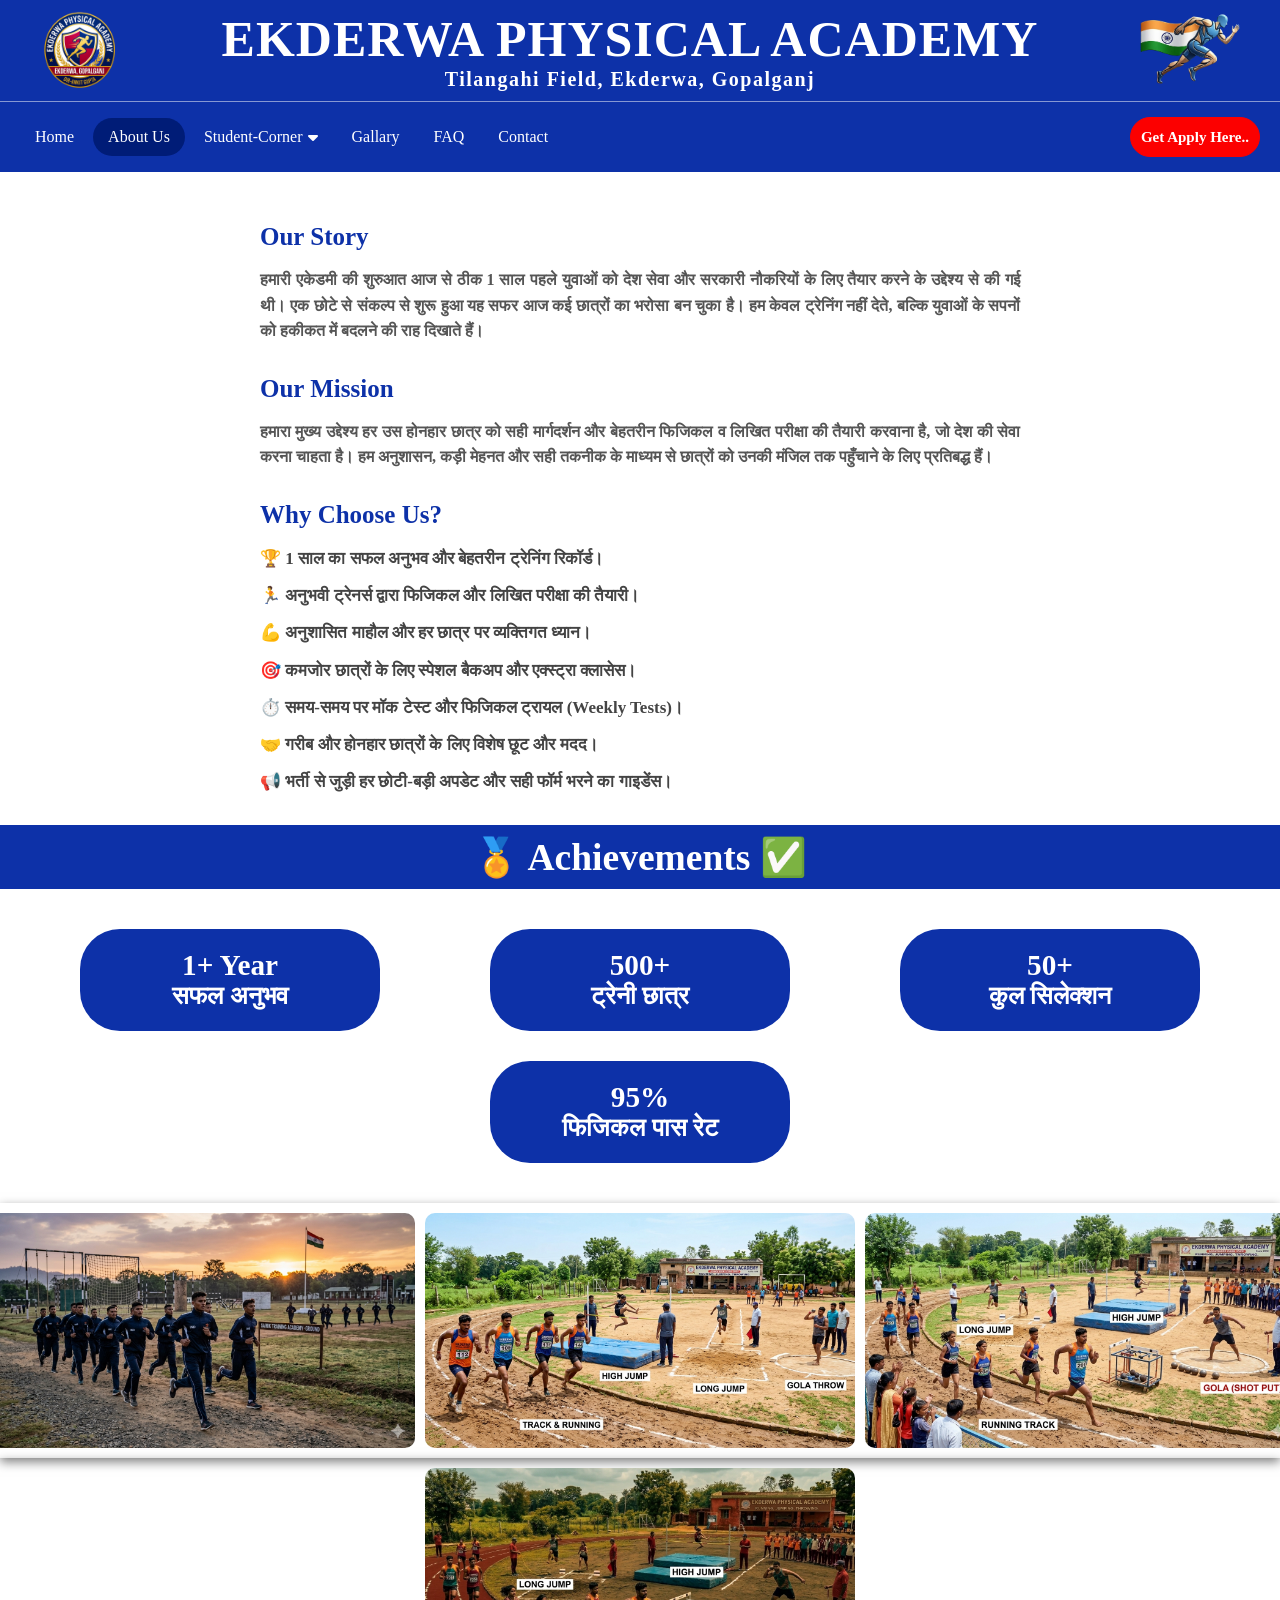
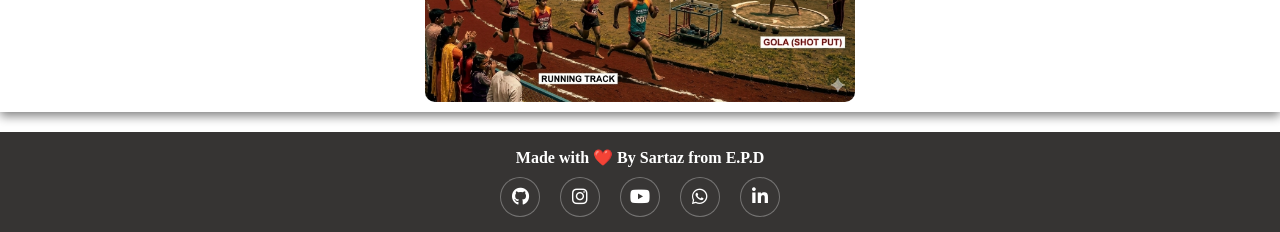
<file: about.html>
<!DOCTYPE html>
<html lang="en">
<head>
    <meta charset="UTF-8">
    <meta name="viewport" content="width=device-width, initial-scale=1.0">
    <!-- Google को आपकी साइट के बारे में बताने के लिए -->
    <meta name="description" content="Ekderwa Physical Academy (Gopalganj, Bihar) offers expert physical training at Tilangahi Field for Army, Bihar Police, Delhi Police, and SSC GD exams. Join today!">
    <meta name="keywords" content="Ekderwa Physical Academy, Physical Academy Gopalganj, Tilangahi Field Ekderwa, Army physical training Bihar, Bihar Police physical training, SSC GD physical training, Sartaz web app">
    <meta name="robots" content="index, follow">
    
    <link rel="icon" type="image/png" href="logoDp.png">

    <title>Ekderwa Physical Academy Official | Best Physical Training in Gopalganj</title>

    <link rel="stylesheet" href="style.css">
    <link rel="stylesheet" href="mobile.css">
    <link rel="stylesheet"
    href="https://cdnjs.cloudflare.com/ajax/libs/font-awesome/6.5.1/css/all.min.css">
</head>
<body>
    
    <div class="navbar">
       <div class="logo">
         <img src="erasebg-transformed.png" alt="Ekderwa Physical Academy Logo">
       </div>
       <div class="nameadd">
            <h1>EKDERWA PHYSICAL ACADEMY</h1>
            <h4>Tilangahi Field, Ekderwa, Gopalganj</h4>
        </div>
        <div class="flag">
            <img src="flag.png" alt="Indian Flag - Ekderwa Physical Academy">
        </div>
    </div>

    <div class="slide">
        <div class="navbar-button" id="nav-links">
            <a href="index.html" >Home</a>
            <a href="about.html" class="active">About Us</a>
            
            <div class="dropdown">
                <a href="#" class="dropdown-toggle">Student-Corner <i class="fa-solid fa-caret-down"></i></a>
                <div class="dropdown-menu">
                    <a href="course.html">Our Courses</a>
                    <a href="syllabous.html">Exam Syllabus</a>
                    <a href="physical.html">Physical Criteria</a>
                    <a href="admit_result.html">Admit Card & Results</a>
                   
                </div>
            </div>

            <a href="gallary.html">Gallary</a>
            <a href="faq.html">FAQ</a>
            <a href="contact.html">Contact</a>
        </div>
        <div class="menu-toggle" id="menu-toggle"> ☰ </div>
        <div class="adm-botton"><a href="get_apply.html">Get Apply Here..</a></div>
    </div>

    <div class="about-us-content">
        <h2>Our Story</h2>
        <p>
            हमारी एकेडमी की शुरुआत आज से ठीक 1 साल पहले युवाओं को देश सेवा और सरकारी नौकरियों के लिए तैयार करने के उद्देश्य से की गई थी। एक छोटे से संकल्प से शुरू हुआ यह सफर आज कई छात्रों का भरोसा बन चुका है। हम केवल ट्रेनिंग नहीं देते, बल्कि युवाओं के सपनों को हकीकत में बदलने की राह दिखाते हैं।
        </p>

        <h2>Our Mission</h2>
        <p>
            हमारा मुख्य उद्देश्य हर उस होनहार छात्र को सही मार्गदर्शन और बेहतरीन फिजिकल व लिखित परीक्षा की तैयारी करवाना है, जो देश की सेवा करना चाहता है। हम अनुशासन, कड़ी मेहनत और सही तकनीक के माध्यम से छात्रों को उनकी मंजिल तक पहुँचाने के लिए प्रतिबद्ध हैं।
        </p>

        <h2>Why Choose Us?</h2>
        <ul>
            <li>🏆 1 साल का सफल अनुभव और बेहतरीन ट्रेनिंग रिकॉर्ड।</li>
            <li>🏃 अनुभवी ट्रेनर्स द्वारा फिजिकल और लिखित परीक्षा की तैयारी।</li>
            <li>💪 अनुशासित माहौल और हर छात्र पर व्यक्तिगत ध्यान।</li>
            <li>🎯 कमजोर छात्रों के लिए स्पेशल बैकअप और एक्स्ट्रा क्लासेस।</li>
            <li>⏱️ समय-समय पर मॉक टेस्ट और फिजिकल ट्रायल (Weekly Tests)।</li>
            <li>🤝 गरीब और होनहार छात्रों के लिए विशेष छूट और मदद।</li>
            <li>📢 भर्ती से जुड़ी हर छोटी-बड़ी अपडेट और सही फॉर्म भरने का गाइडेंस।</li>
        </ul>
    </div>

    <div class="achievements-text">
        <h2>🏅 Achievements ✅</h2>
    </div>
    <div class="achievements-section">
        <div class="achieve-box">
            <h3>1+ Year</h3>
            <p>सफल अनुभव</p>
        </div>
        <div class="achieve-box">
            <h3>500+</h3>
            <p>ट्रेनी छात्र</p>
        </div>
        <div class="achieve-box">
            <h3>50+</h3>
            <p>कुल सिलेक्शन</p>
        </div>
        <div class="achieve-box">
            <h3>95%</h3>
            <p>फिजिकल पास रेट</p>
        </div>
    </div>

    <div class="about-photo">
        <img src="img1.png" alt="">
        <img src="slide1.png" alt="">
        <img src="slide2.png" alt="">
    </div>
    <div class="about-photo">
        <img src="slide3.png" alt="">
        
    </div>

    



    <div class="madeby">Made with ❤️ By Sartaz from E.P.D
        <div class="social-media-icon">
            <a href="https://github.com/sartajpu" target="_blank" rel="noopener noreferrer" data-title="Github">
                <i class="fa-brands fa-github"></i></a>
            <a href="https://www.instagram.com/saru.des_n2m/" target="_blank" rel="noopener noreferrer">
                <i class="fa-brands fa-instagram"></i></a>
            <a href="https://www.youtube.com/@Saru-des.n2m" target="_blank" rel="noopener noreferrer">
                <i class="fa-brands fa-youtube"></i></a>
           <a href="whatsapp://send?phone=919576047407&text=Hello!%20मुझे%20आपसे%20बात%20करनी%20है।" target="_blank">
                <i class="fa-brands fa-whatsapp"></i></a>
            <a href="https://www.linkedin.com/in/sartaz-ali-296926370/" target="_blank" rel="noopener noreferrer">
                <i class="fa-brands fa-linkedin-in"></i></a>
        </div>
    </div>
   <script src="main.js"></script>
</body>
</html>
</file>
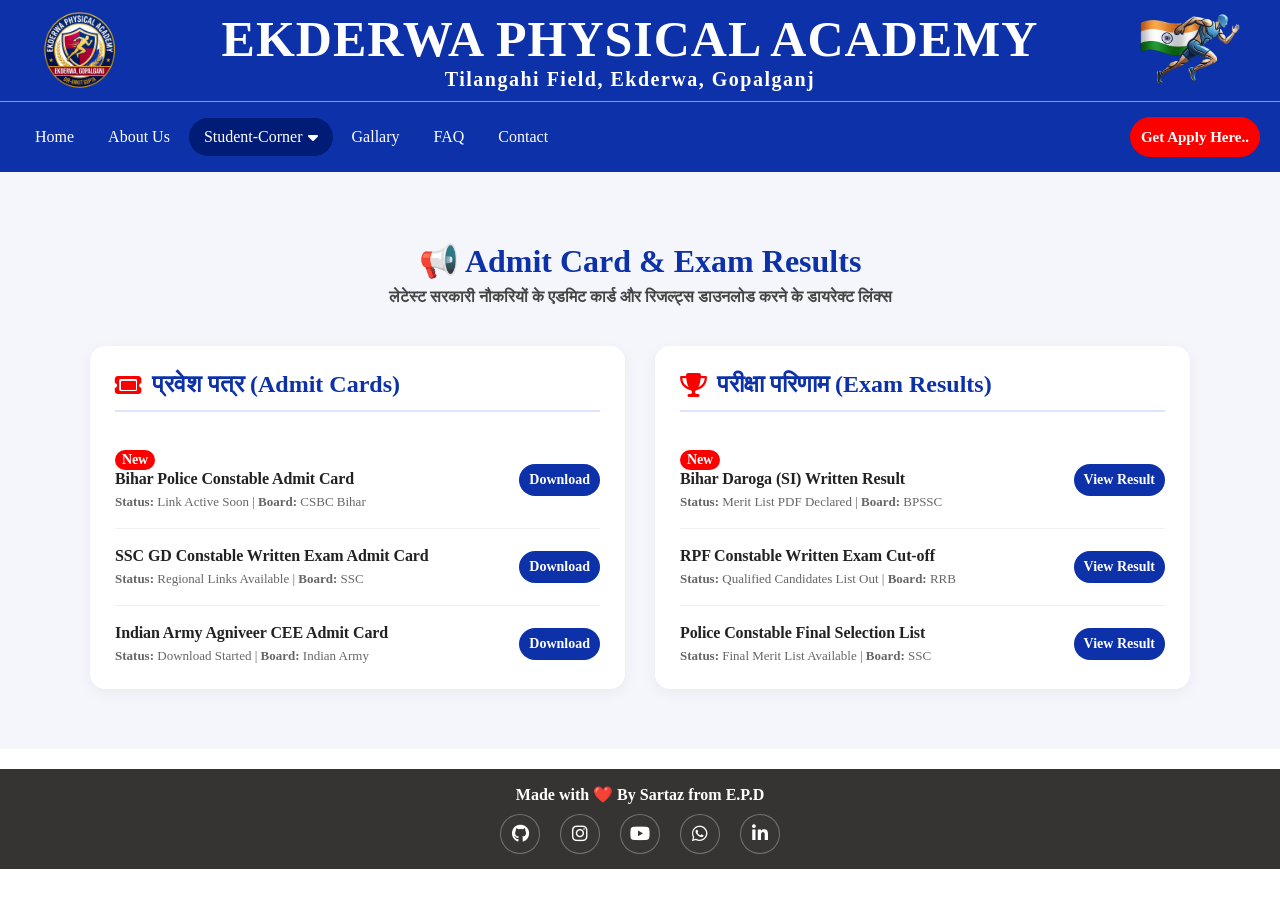
<file: admit_result.html>
<!DOCTYPE html>
<html lang="en">
<head>
    <meta charset="UTF-8">
    <meta name="viewport" content="width=device-width, initial-scale=1.0">
    <!-- Google को आपकी साइट के बारे में बताने के लिए -->
    <meta name="description" content="Ekderwa Physical Academy (Gopalganj, Bihar) offers expert physical training at Tilangahi Field for Army, Bihar Police, Delhi Police, and SSC GD exams. Join today!">
    <meta name="keywords" content="Ekderwa Physical Academy, Physical Academy Gopalganj, Tilangahi Field Ekderwa, Army physical training Bihar, Bihar Police physical training, SSC GD physical training, Sartaz web app">
    <meta name="robots" content="index, follow">
    
    <link rel="icon" type="image/png" href="logoDp.png">

    <title>Ekderwa Physical Academy Official | Best Physical Training in Gopalganj</title>

    <link rel="stylesheet" href="style.css">
    <link rel="stylesheet" href="mobile.css">
    <link rel="stylesheet"
    href="https://cdnjs.cloudflare.com/ajax/libs/font-awesome/6.5.1/css/all.min.css">
</head>
<body>
    
    <div class="navbar">
       <div class="logo">
         <img src="erasebg-transformed.png" alt="Ekderwa Physical Academy Logo">
       </div>
       <div class="nameadd">
            <h1>EKDERWA PHYSICAL ACADEMY</h1>
            <h4>Tilangahi Field, Ekderwa, Gopalganj</h4>
        </div>
        <div class="flag">
            <img src="flag.png" alt="Indian Flag - Ekderwa Physical Academy">
        </div>
    </div>

    <!-- <div class="navbar-button" id="nav-links">
            <a href="#" class="active">Home</a>
            <a href="#Home">About Us</a>
            <a href="#Home">Course (Bihar Police, SSC, Army, etc..)</a>
            <a href="#Home">Gallary</a>
            <a href="#Home">FAQ</a>
            <a href="#Home">Contact</a>
    </div> -->


    <div class="slide">
        <div class="navbar-button" id="nav-links">
            <a href="index.html" >Home</a>
            <a href="about.html">About Us</a>
            
            <div class="dropdown">
                <a href="#" class="dropdown-toggle active">Student-Corner <i class="fa-solid fa-caret-down"></i></a>
                <div class="dropdown-menu">
                    <a href="course.html">Our Courses</a>
                    <a href="syllabous.html">Exam Syllabus</a>
                    <a href="physical.html" class="sub-active" >Physical Criteria</a>
                    <a href="admit_result.html">Admit Card & Results</a>
                    
                </div>
            </div>

            <a href="gallary.html">Gallary</a>
            <a href="faq.html">FAQ</a>
            <a href="contact.html">Contact</a>
        </div>
        <div class="menu-toggle" id="menu-toggle"> ☰ </div>
        <div class="adm-botton"><a href="get_apply.html">Get Apply Here..</a></div>
    </div>



      <!-- 2. मुख्य अपडेट्स सेक्शन (दो कॉलम लेआउट) -->
    <section class="updates-section">
        <h1 class="updates-title">📢 Admit Card & Exam Results</h1>
        <p class="updates-subtitle">लेटेस्ट सरकारी नौकरियों के एडमिट कार्ड और रिजल्ट्स डाउनलोड करने के डायरेक्ट लिंक्स</p>

        <div class="updates-container">
        
        <!-- कॉलम 1: एडमिट कार्ड लिंक्स -->
        <div class="updates-box">
            <h3><i class="fa-solid fa-ticket"></i> प्रवेश पत्र (Admit Cards)</h3>
            
            <div class="link-item">
            <div class="link-info">
                <h4><span class="new-badge">New</span> Bihar Police Constable Admit Card</h4>
                <p><strong>Status:</strong> Link Active Soon | <strong>Board:</strong> CSBC Bihar</p>
            </div>
            <a href="https://bih.nic.in" target="_blank" class="action-link-btn">Download</a>
            </div>

            <div class="link-item">
            <div class="link-info">
                <h4>SSC GD Constable Written Exam Admit Card</h4>
                <p><strong>Status:</strong> Regional Links Available | <strong>Board:</strong> SSC</p>
            </div>
            <a href="https://ssc.gov.in" target="_blank" class="action-link-btn">Download</a>
            </div>

            <div class="link-item">
            <div class="link-info">
                <h4>Indian Army Agniveer CEE Admit Card</h4>
                <p><strong>Status:</strong> Download Started | <strong>Board:</strong> Indian Army</p>
            </div>
            <a href="https://joinindianarmy.nic.in" target="_blank" class="action-link-btn">Download</a>
            </div>
        </div>

        <!-- कॉलम 2: परीक्षा परिणाम लिंक्स -->
        <div class="updates-box">
            <h3><i class="fa-solid fa-trophy"></i> परीक्षा परिणाम (Exam Results)</h3>
            
            <div class="link-item">
            <div class="link-info">
                <h4><span class="new-badge">New</span> Bihar Daroga (SI) Written Result</h4>
                <p><strong>Status:</strong> Merit List PDF Declared | <strong>Board:</strong> BPSSC</p>
            </div>
            <a href="https://bih.nic.in" target="_blank" class="action-link-btn view-btn">View Result</a>
            </div>

            <div class="link-item">
            <div class="link-info">
                <h4>RPF Constable Written Exam Cut-off</h4>
                <p><strong>Status:</strong> Qualified Candidates List Out | <strong>Board:</strong> RRB</p>
            </div>
            <a href="https://rrbcdg.gov.in" target="_blank" class="action-link-btn view-btn">View Result</a>
            </div>

            <div class="link-item">
            <div class="link-info">
                <h4>Police Constable Final Selection List</h4>
                <p><strong>Status:</strong> Final Merit List Available | <strong>Board:</strong> SSC</p>
            </div>
            <a href="https://ssc.gov.in" target="_blank" class="action-link-btn view-btn">View Result</a>
            </div>
        </div>

        </div>
    </section>
     





    <div class="madeby">Made with ❤️ By Sartaz from E.P.D
        <div class="social-media-icon">
            <a href="https://github.com/sartajpu" target="_blank" rel="noopener noreferrer" data-title="Github">
                <i class="fa-brands fa-github"></i></a>
            <a href="https://www.instagram.com/saru.des_n2m/" target="_blank" rel="noopener noreferrer">
                <i class="fa-brands fa-instagram"></i></a>
            <a href="https://www.youtube.com/@Saru-des.n2m" target="_blank" rel="noopener noreferrer">
                <i class="fa-brands fa-youtube"></i></a>
           <a href="whatsapp://send?phone=919576047407&text=Hello!%20मुझे%20आपसे%20बात%20करनी%20है।" target="_blank">
                <i class="fa-brands fa-whatsapp"></i></a>
            <a href="https://www.linkedin.com/in/sartaz-ali-296926370/" target="_blank" rel="noopener noreferrer">
                <i class="fa-brands fa-linkedin-in"></i></a>
        </div>
    </div>
   <script src="main.js"></script>
</body>
</html>
</file>
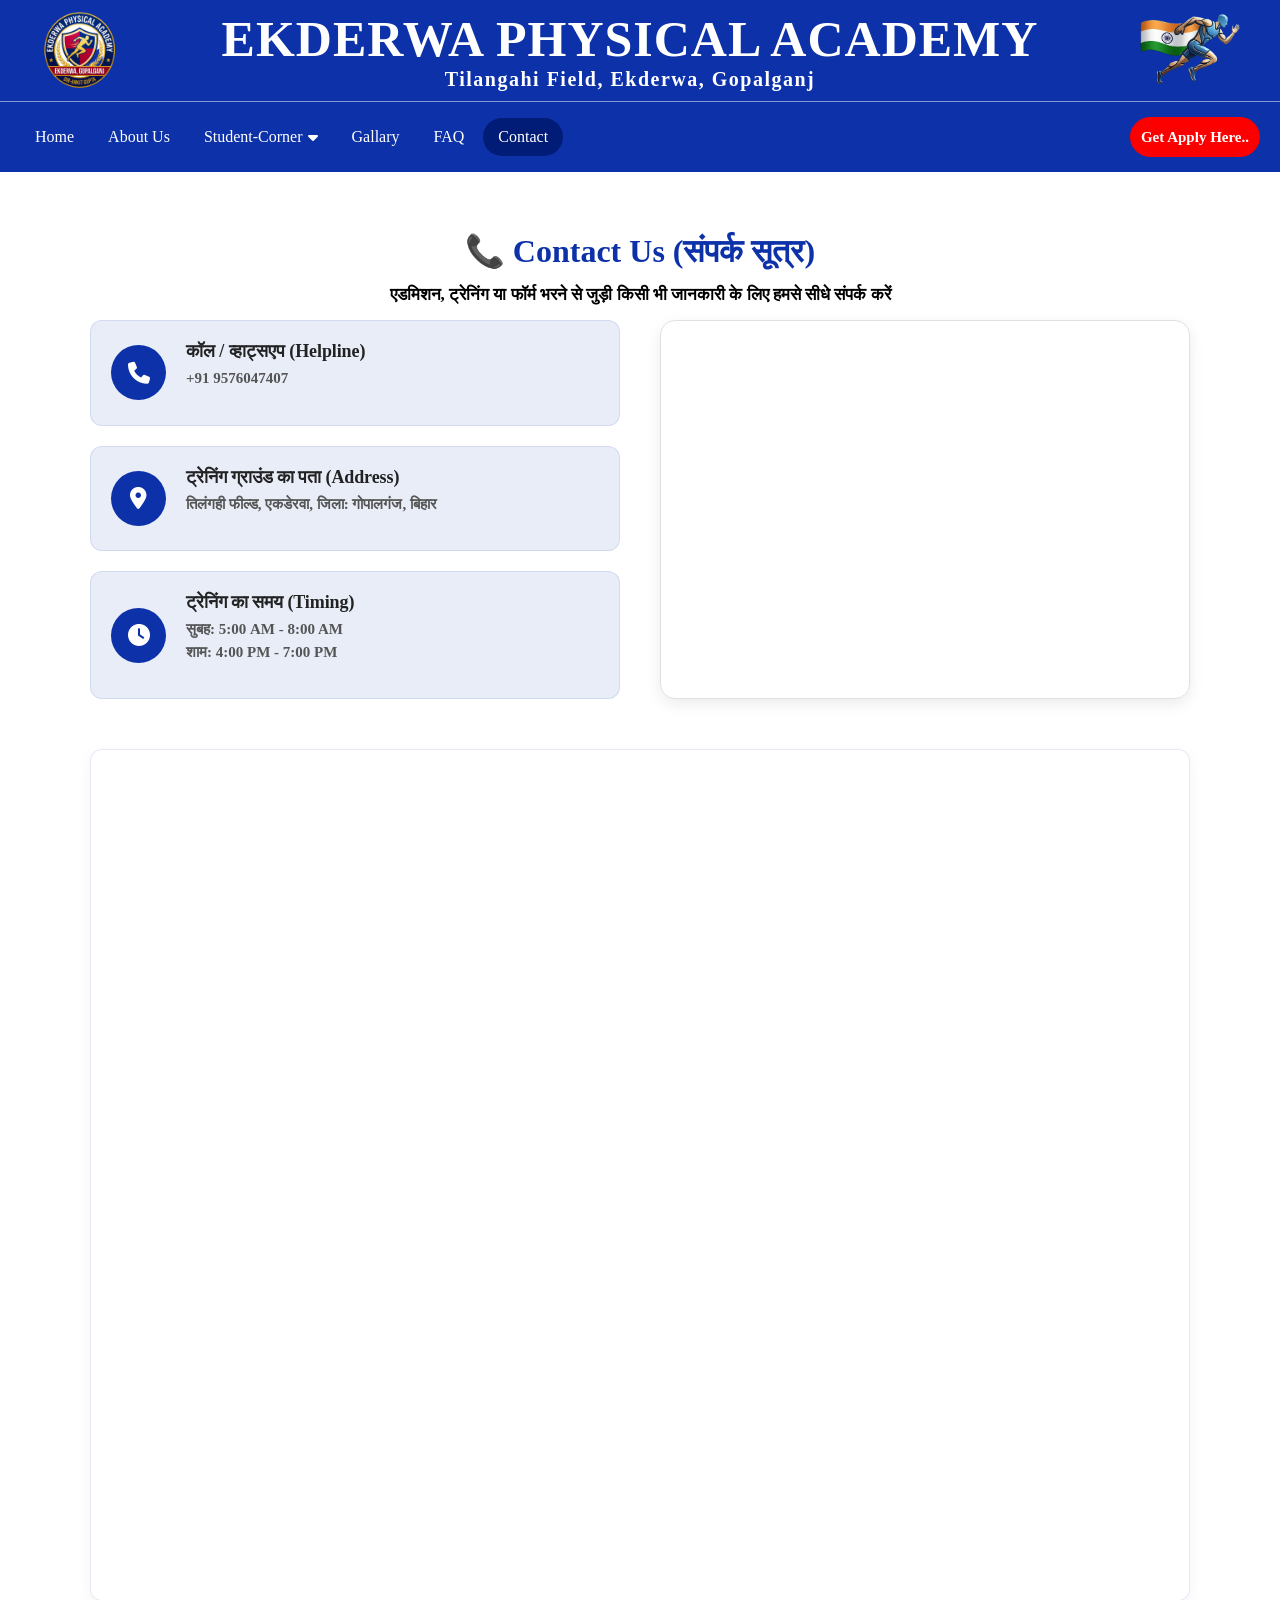
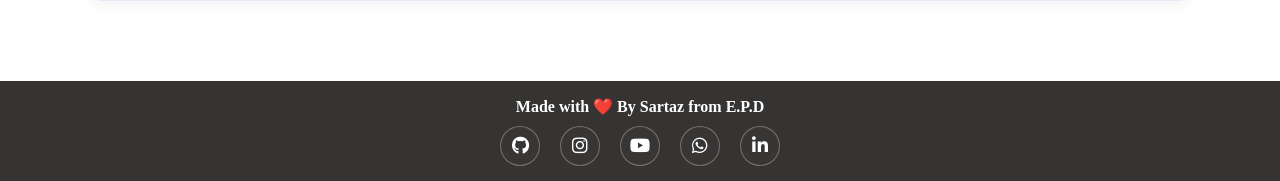
<file: contact.html>
<!DOCTYPE html>
<html lang="en">
<head>
    <meta charset="UTF-8">
    <meta name="viewport" content="width=device-width, initial-scale=1.0">
    <!-- Google को आपकी साइट के बारे में बताने के लिए -->
    <meta name="description" content="Ekderwa Physical Academy (Gopalganj, Bihar) offers expert physical training at Tilangahi Field for Army, Bihar Police, Delhi Police, and SSC GD exams. Join today!">
    <meta name="keywords" content="Ekderwa Physical Academy, Physical Academy Gopalganj, Tilangahi Field Ekderwa, Army physical training Bihar, Bihar Police physical training, SSC GD physical training, Sartaz web app">
    <meta name="robots" content="index, follow">
    
    <link rel="icon" type="image/png" href="logoDp.png">

    <title>Ekderwa Physical Academy Official | Best Physical Training in Gopalganj</title>

    <link rel="stylesheet" href="style.css">
    <link rel="stylesheet" href="mobile.css">
    <link rel="stylesheet"
    href="https://cdnjs.cloudflare.com/ajax/libs/font-awesome/6.5.1/css/all.min.css">
</head>
<body>
    
    <div class="navbar">
       <div class="logo">
         <img src="erasebg-transformed.png" alt="Ekderwa Physical Academy Logo">
       </div>
       <div class="nameadd">
            <h1>EKDERWA PHYSICAL ACADEMY</h1>
            <h4>Tilangahi Field, Ekderwa, Gopalganj</h4>
        </div>
        <div class="flag">
            <img src="flag.png" alt="Indian Flag - Ekderwa Physical Academy">
        </div>
    </div>

    <div class="slide">
        <div class="navbar-button" id="nav-links">
            <a href="index.html" >Home</a>
            <a href="about.html" >About Us</a>
            
            <div class="dropdown">
                <a href="#" class="dropdown-toggle">Student-Corner <i class="fa-solid fa-caret-down"></i></a>
                <div class="dropdown-menu">
                    <a href="course.html">Our Courses</a>
                    <a href="syllabous.html">Exam Syllabus</a>
                    <a href="physical.html">Physical Criteria</a>
                    <a href="admit_result.html">Admit Card & Results</a>
                   
                </div>
            </div>

            <a href="gallary.html">Gallary</a>
            <a href="faq.html">FAQ</a>
            <a href="contact.html" class="active">Contact</a>
        </div>
        <div class="menu-toggle" id="menu-toggle"> ☰ </div>
        <div class="adm-botton"><a href="get_apply.html">Get Apply Here..</a></div>
    </div>

   

    <section class="contact-section" id="contact">
        <h2 class="contact-title">📞 Contact Us (संपर्क सूत्र)</h2>
        <p class="contact-subtitle">एडमिशन, ट्रेनिंग या फॉर्म भरने से जुड़ी किसी भी जानकारी के लिए हमसे सीधे संपर्क करें</p>

        <div class="contact-container">
            <!-- बायाँ भाग: संपर्क की जानकारी -->
            <div class="contact-info">
            <div class="info-box">
                <div class="info-icon"><i class="fa-solid fa-phone"></i></div>
                <div class="info-text">
                <h4>कॉल / व्हाट्सएप (Helpline)</h4>
                <p><a href="tel:+919576047407" style="color: inherit; text-decoration: none;">+91 9576047407</a></p>
                </div>
            </div>

            <div class="info-box">
                <div class="info-icon"><i class="fa-solid fa-location-dot"></i></div>
                <div class="info-text">
                <h4>ट्रेनिंग ग्राउंड का पता (Address)</h4>
                <p>तिलंगही फील्ड, एकडेरवा, जिला: गोपालगंज, बिहार</p>
                </div>
            </div>

            <div class="info-box">
                <div class="info-icon"><i class="fa-solid fa-clock"></i></div>
                <div class="info-text">
                <h4>ट्रेनिंग का समय (Timing)</h4>
                <p><strong>सुबह:</strong> 5:00 AM - 8:00 AM <br> <strong>शाम:</strong> 4:00 PM - 7:00 PM</p>
                </div>
            </div>
            </div>

            <!-- दायाँ भाग: गूगल मैप (Google Map) -->
            <div class="contact-map">
                <!-- 🎯 आपके तिलंगही एकडेरवा ग्राउंड का असली वर्किंग एम्बेड मैप लिंक -->
                <iframe src="https://google.com" width="100%" height="320" style="border:0;" allowfullscreen="" loading="lazy" referrerpolicy="no-referrer-when-downgrade"></iframe>
            </div>

            <!-- HTML (Contact Container के अंदर जोड़ें) -->
            <div class="contact-form-box">
                    <iframe src="https://docs.google.com/forms/d/e/1FAIpQLSct8uKbw65tDSGWep4f4PzbpD0E3l-TmbY26zG2UTNKyWPj3A/viewform?embedded=true" width="100%" height="800" frameborder="0" marginheight="0" marginwidth="0">Loading…</iframe>
            </div>

        </div>
    </section>






    <div class="madeby">Made with ❤️ By Sartaz from E.P.D
        <div class="social-media-icon">
            <a href="https://github.com/sartajpu" target="_blank" rel="noopener noreferrer" data-title="Github">
                <i class="fa-brands fa-github"></i></a>
            <a href="https://www.instagram.com/saru.des_n2m/" target="_blank" rel="noopener noreferrer">
                <i class="fa-brands fa-instagram"></i></a>
            <a href="https://www.youtube.com/@Saru-des.n2m" target="_blank" rel="noopener noreferrer">
                <i class="fa-brands fa-youtube"></i></a>
           <a href="whatsapp://send?phone=919576047407&text=Hello!%20मुझे%20आपसे%20बात%20करनी%20है।" target="_blank">
                <i class="fa-brands fa-whatsapp"></i></a>
            <a href="https://www.linkedin.com/in/sartaz-ali-296926370/" target="_blank" rel="noopener noreferrer">
                <i class="fa-brands fa-linkedin-in"></i></a>
        </div>
    </div>
   <script src="main.js"></script>
</body>
</html>
</file>
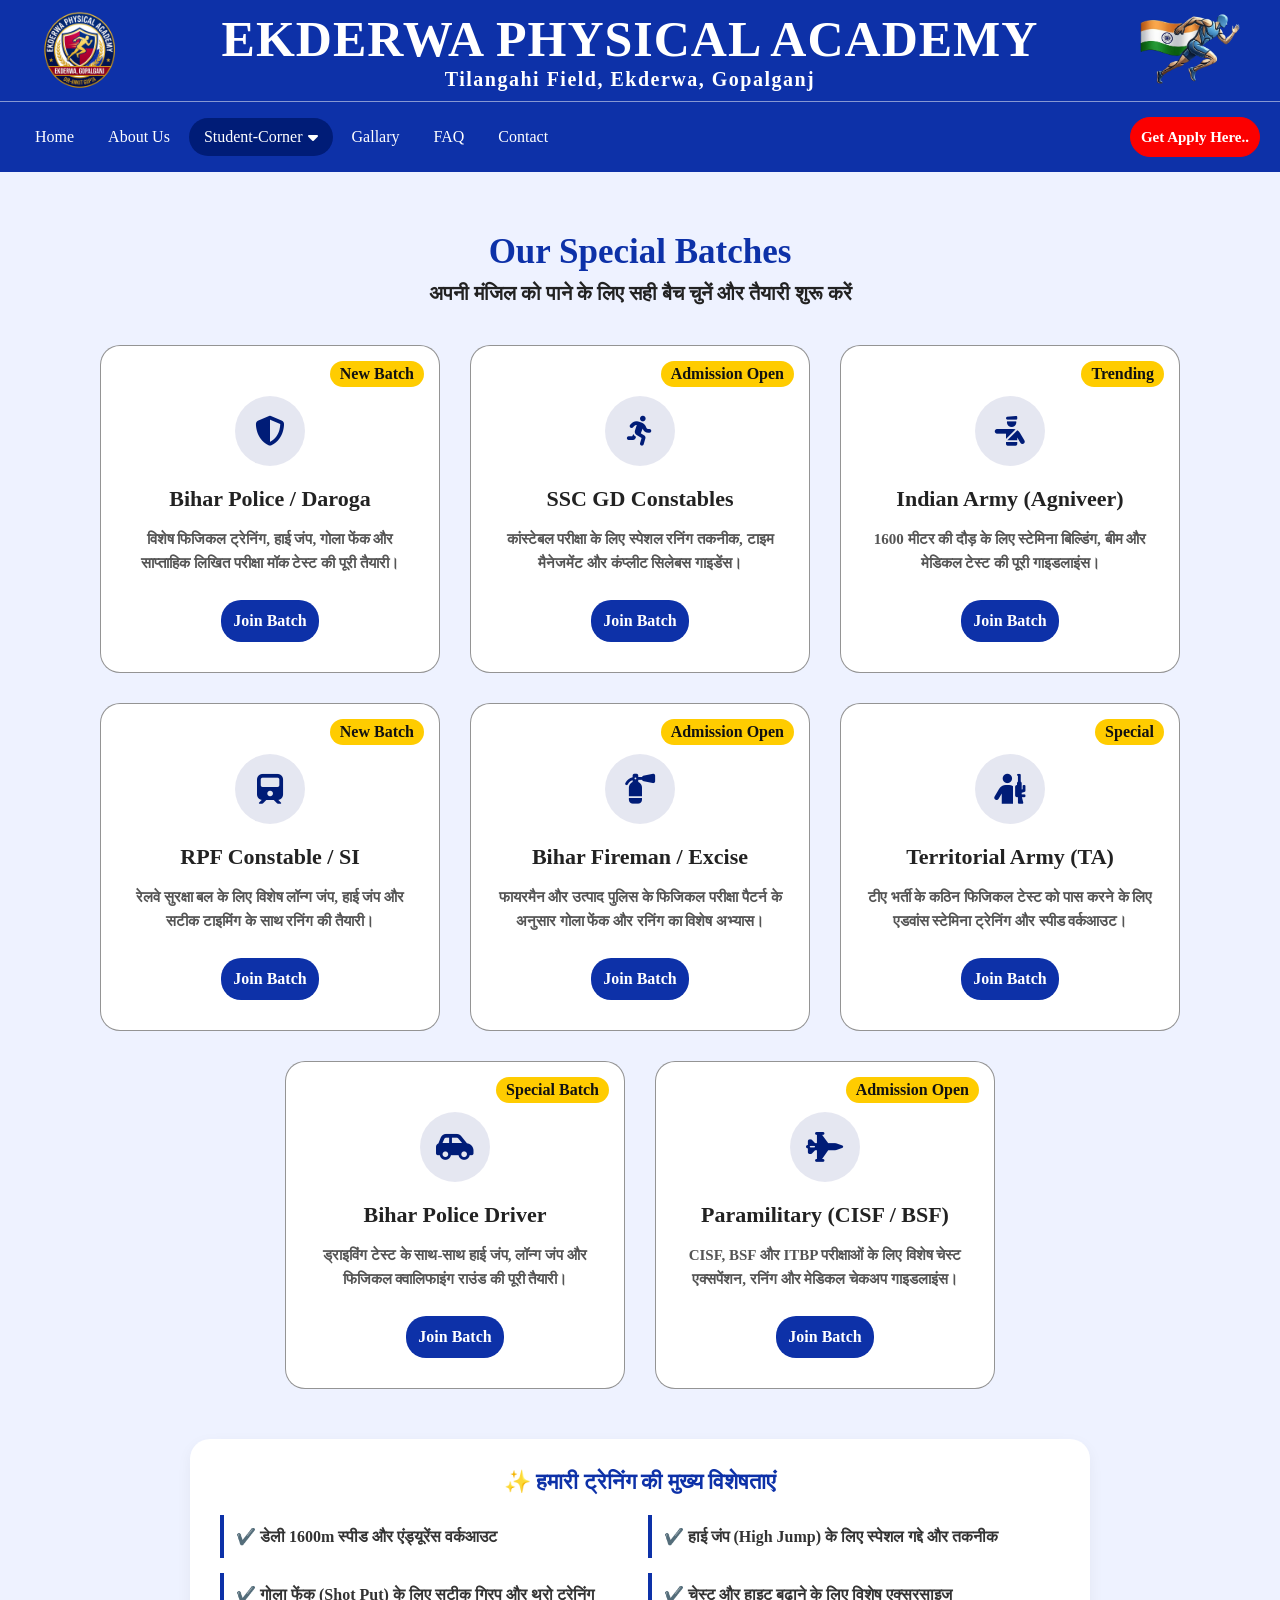
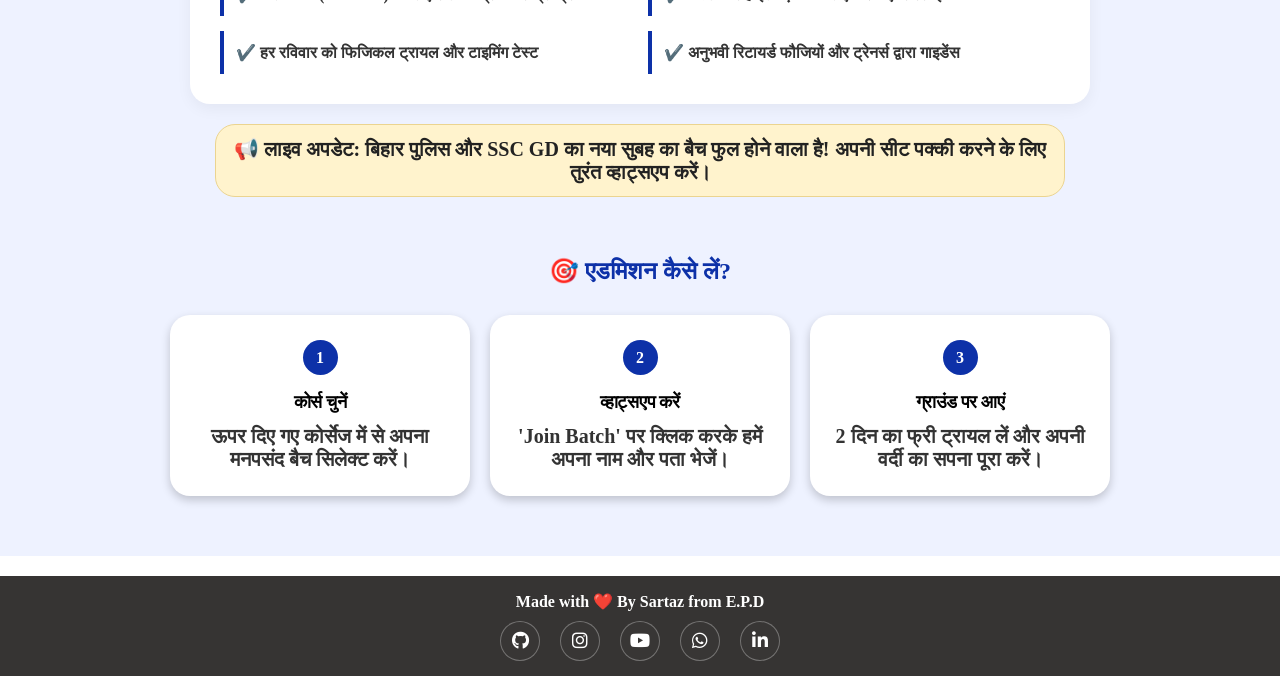
<file: course.html>
<!DOCTYPE html>
<html lang="en">
<head>
    <meta charset="UTF-8">
    <meta name="viewport" content="width=device-width, initial-scale=1.0">
    <!-- Google को आपकी साइट के बारे में बताने के लिए -->
    <meta name="description" content="Ekderwa Physical Academy (Gopalganj, Bihar) offers expert physical training at Tilangahi Field for Army, Bihar Police, Delhi Police, and SSC GD exams. Join today!">
    <meta name="keywords" content="Ekderwa Physical Academy, Physical Academy Gopalganj, Tilangahi Field Ekderwa, Army physical training Bihar, Bihar Police physical training, SSC GD physical training, Sartaz web app">
    <meta name="robots" content="index, follow">
    
    <link rel="icon" type="image/png" href="logoDp.png">

    <title>Ekderwa Physical Academy Official | Best Physical Training in Gopalganj</title>

    <link rel="stylesheet" href="style.css">
    <link rel="stylesheet" href="mobile.css">
    <link rel="stylesheet"
    href="https://cdnjs.cloudflare.com/ajax/libs/font-awesome/6.5.1/css/all.min.css">
</head>
<body>
    
    <div class="navbar">
       <div class="logo">
         <img src="erasebg-transformed.png" alt="Ekderwa Physical Academy Logo">
       </div>
       <div class="nameadd">
            <h1>EKDERWA PHYSICAL ACADEMY</h1>
            <h4>Tilangahi Field, Ekderwa, Gopalganj</h4>
        </div>
        <div class="flag">
            <img src="flag.png" alt="Indian Flag - Ekderwa Physical Academy">
        </div>
    </div>

    <!-- <div class="navbar-button" id="nav-links">
            <a href="#" class="active">Home</a>
            <a href="#Home">About Us</a>
            <a href="#Home">Course (Bihar Police, SSC, Army, etc..)</a>
            <a href="#Home">Gallary</a>
            <a href="#Home">FAQ</a>
            <a href="#Home">Contact</a>
    </div> -->


    <div class="slide">
        <div class="navbar-button" id="nav-links">
            <a href="index.html" >Home</a>
            <a href="about.html">About Us</a>
            
            <div class="dropdown">
                <a href="#" class="dropdown-toggle active">Student-Corner <i class="fa-solid fa-caret-down"></i></a>
                <div class="dropdown-menu">
                    <a href="course.html" class="sub-active">Our Courses</a>
                    <a href="syllabous.html">Exam Syllabus</a>
                    <a href="physical.html">Physical Criteria</a>
                    <a href="admit_result.html">Admit Card & Results</a>
                   
                </div>
            </div>

            <a href="gallary.html">Gallary</a>
            <a href="faq.html">FAQ</a>
            <a href="contact.html">Contact</a>
        </div>
        <div class="menu-toggle" id="menu-toggle"> ☰ </div>
        <div class="adm-botton"><a href="get_apply.html">Get Apply Here..</a></div>
    </div>

    <section class="courses-section">
        <h2 class="section-title">Our Special Batches</h2>
        <p class="section-subtitle">अपनी मंजिल को पाने के लिए सही बैच चुनें और तैयारी शुरू करें</p>

        <div class="courses-container">
            <!-- कार्ड 1: Bihar Police -->
            <div class="course-card">
                <div class="course-badge">New Batch</div>
                <div class="course-icon"><i class="fa-solid fa-shield-halved"></i></div>
                <h3>Bihar Police / Daroga</h3>
                <p>विशेष फिजिकल ट्रेनिंग, हाई जंप, गोला फेंक और साप्ताहिक लिखित परीक्षा मॉक टेस्ट की पूरी तैयारी।</p>
                <a href="whatsapp://send?phone=919576047407&text=मुझ%20Bihar%20Police%20की%20जानकारी%20चाहिए।" class="course-btn">Join Batch</a>
            </div>

            <!-- कार्ड 2: SSC GD -->
            <div class="course-card">
                <div class="course-badge">Admission Open</div>
                <div class="course-icon"><i class="fa-solid fa-person-running"></i></div>
                <h3>SSC GD Constables</h3>
                <p>कांस्टेबल परीक्षा के लिए स्पेशल रनिंग तकनीक, टाइम मैनेजमेंट और कंप्लीट सिलेबस गाइडेंस।</p>
                <a href="whatsapp://send?phone=919576047407&text=मुझ%20All%20SCC%20की%20जानकारी%20चाहिए।" class="course-btn">Join Batch</a>
            </div>

            <!-- कार्ड 3: Indian Army -->
            <div class="course-card">
                <div class="course-badge">Trending</div>
                <div class="course-icon"><i class="fa-solid fa-person-military-pointing"></i></div>
                <h3>Indian Army (Agniveer)</h3>
                <p>1600 मीटर की दौड़ के लिए स्टेमिना बिल्डिंग, बीम और मेडिकल टेस्ट की पूरी गाइडलाइंस।</p>
                <a href="whatsapp://send?phone=919576047407&text=मुझ%20Army%20Agniveer%20की%20जानकारी%20चाहिए।" class="course-btn">Join Batch</a>
            </div>
             <!-- कार्ड 4: Indian Army -->
            <div class="course-card">
                <div class="course-badge">New Batch</div>
                <div class="course-icon"><i class="fa-solid fa-train"></i></div>
                <h3>RPF Constable / SI</h3>
                <p>रेलवे सुरक्षा बल के लिए विशेष लॉन्ग जंप, हाई जंप और सटीक टाइमिंग के साथ रनिंग की तैयारी।</p>
                <a href="whatsapp://send?phone=919576047407&text=मुझ%20RPF%20Constable%20की%20जानकारी%20चाहिए।" class="course-btn">Join Batch</a>
            </div>
             <!-- कार्ड 5: Indian Army -->
            <div class="course-card">
                <div class="course-badge">Admission Open</div>
                <div class="course-icon"><i class="fa-solid fa-fire-extinguisher"></i></div>
                <h3>Bihar Fireman / Excise</h3>
                <p>फायरमैन और उत्पाद पुलिस के फिजिकल परीक्षा पैटर्न के अनुसार गोला फेंक और रनिंग का विशेष अभ्यास।</p>
                <a href="whatsapp://send?phone=919576047407&text=मुझ%20TA%20Bihar%20Fireman%20की%20जानकारी%20चाहिए।" class="course-btn">Join Batch</a>
            </div>
             <!-- कार्ड 6: Indian Army -->
            <div class="course-card">
                <div class="course-badge">Special</div>
                <div class="course-icon"><i class="fa-solid fa-person-rifle"></i></div>
                <h3>Territorial Army (TA)</h3>
                <p>टीए भर्ती के कठिन फिजिकल टेस्ट को पास करने के लिए एडवांस स्टेमिना ट्रेनिंग और स्पीड वर्कआउट।</p>
                <a href="whatsapp://send?phone=919576047407&text=मुझ%20TA%20Army%20Batch%20की%20जानकारी%20चाहिए।" target="_blank" class="course-btn">Join Batch</a>
            </div>
             <!-- कार्ड 7: Indian Army -->
            <div class="course-card">
                <div class="course-badge">Special Batch</div>
                <div class="course-icon"><i class="fa-solid fa-car-side"></i></div>
                <h3>Bihar Police Driver</h3>
                <p>ड्राइविंग टेस्ट के साथ-साथ हाई जंप, लॉन्ग जंप और फिजिकल क्वालिफाइंग राउंड की पूरी तैयारी।</p>
                <a href="https://whatsapp.comुझे%20Bihar%20Police%20Driver%20Batch%20की%20जानकारी%20चाहिए।" target="_blank" class="course-btn">Join Batch</a>
            </div>
            <!-- कार्ड 8: Indian Army -->
            <div class="course-card">
                <div class="course-badge">Admission Open</div>
                <div class="course-icon"><i class="fa-solid fa-jet-fighter"></i></div>
                <h3>Paramilitary (CISF / BSF)</h3>
                <p>CISF, BSF और ITBP परीक्षाओं के लिए विशेष चेस्ट एक्सपेंशन, रनिंग और मेडिकल चेकअप गाइडलाइंस।</p>
                <a href="https://whatsapp.comुझे%20Paramilitary%20Batch%20की%20जानकारी%20चाहिए।" target="_blank" class="course-btn">Join Batch</a>
            </div>
        </div>

        <div class="training-features">
            <h3 class="features-title">✨ हमारी ट्रेनिंग की मुख्य विशेषताएं</h3>
            <div class="features-grid">
                <div class="feature-item">✔️ डेली 1600m स्पीड और एंड्यूरेंस वर्कआउट</div>
                <div class="feature-item">✔️ हाई जंप (High Jump) के लिए स्पेशल गद्दे और तकनीक</div>
                <div class="feature-item">✔️ गोला फेंक (Shot Put) के लिए सटीक ग्रिप और थ्रो ट्रेनिंग</div>
                <div class="feature-item">✔️ चेस्ट और हाइट बढ़ाने के लिए विशेष एक्सरसाइज</div>
                <div class="feature-item">✔️ हर रविवार को फिजिकल ट्रायल और टाइमिंग टेस्ट</div>
                <div class="feature-item">✔️ अनुभवी रिटायर्ड फौजियों और ट्रेनर्स द्वारा गाइडेंस</div>
            </div>
        </div>

        <div class="live-alert-banner">
            <p>📢 <strong>लाइव अपडेट:</strong> बिहार पुलिस और SSC GD का नया सुबह का बैच फुल होने वाला है! अपनी सीट पक्की करने के लिए तुरंत व्हाट्सएप करें।</p>
        </div>

        <div class="admission-steps-section">
            <h3 class="steps-title">🎯 एडमिशन कैसे लें?</h3>
            <div class="steps-container">
                <div class="step-card">
                <div class="step-num">1</div>
                <h4>कोर्स चुनें</h4>
                <p>ऊपर दिए गए कोर्सेज में से अपना मनपसंद बैच सिलेक्ट करें।</p>
                </div>
                <div class="step-card">
                <div class="step-num">2</div>
                <h4>व्हाट्सएप करें</h4>
                <p>'Join Batch' पर क्लिक करके हमें अपना नाम और पता भेजें।</p>
                </div>
                <div class="step-card">
                <div class="step-num">3</div>
                <h4>ग्राउंड पर आएं</h4>
                <p>2 दिन का फ्री ट्रायल लें और अपनी वर्दी का सपना पूरा करें।</p>
                </div>
            </div>
        </div>


    </section>

    



    <div class="madeby">Made with ❤️ By Sartaz from E.P.D
        <div class="social-media-icon">
            <a href="https://github.com/sartajpu" target="_blank" rel="noopener noreferrer" data-title="Github">
                <i class="fa-brands fa-github"></i></a>
            <a href="https://www.instagram.com/saru.des_n2m/" target="_blank" rel="noopener noreferrer">
                <i class="fa-brands fa-instagram"></i></a>
            <a href="https://www.youtube.com/@Saru-des.n2m" target="_blank" rel="noopener noreferrer">
                <i class="fa-brands fa-youtube"></i></a>
           <a href="whatsapp://send?phone=919576047407&text=Hello!%20मुझे%20आपसे%20बात%20करनी%20है।" target="_blank">
                <i class="fa-brands fa-whatsapp"></i></a>
            <a href="https://www.linkedin.com/in/sartaz-ali-296926370/" target="_blank" rel="noopener noreferrer">
                <i class="fa-brands fa-linkedin-in"></i></a>
        </div>
    </div>
   <script src="main.js"></script>
</body>
</html>
</file>
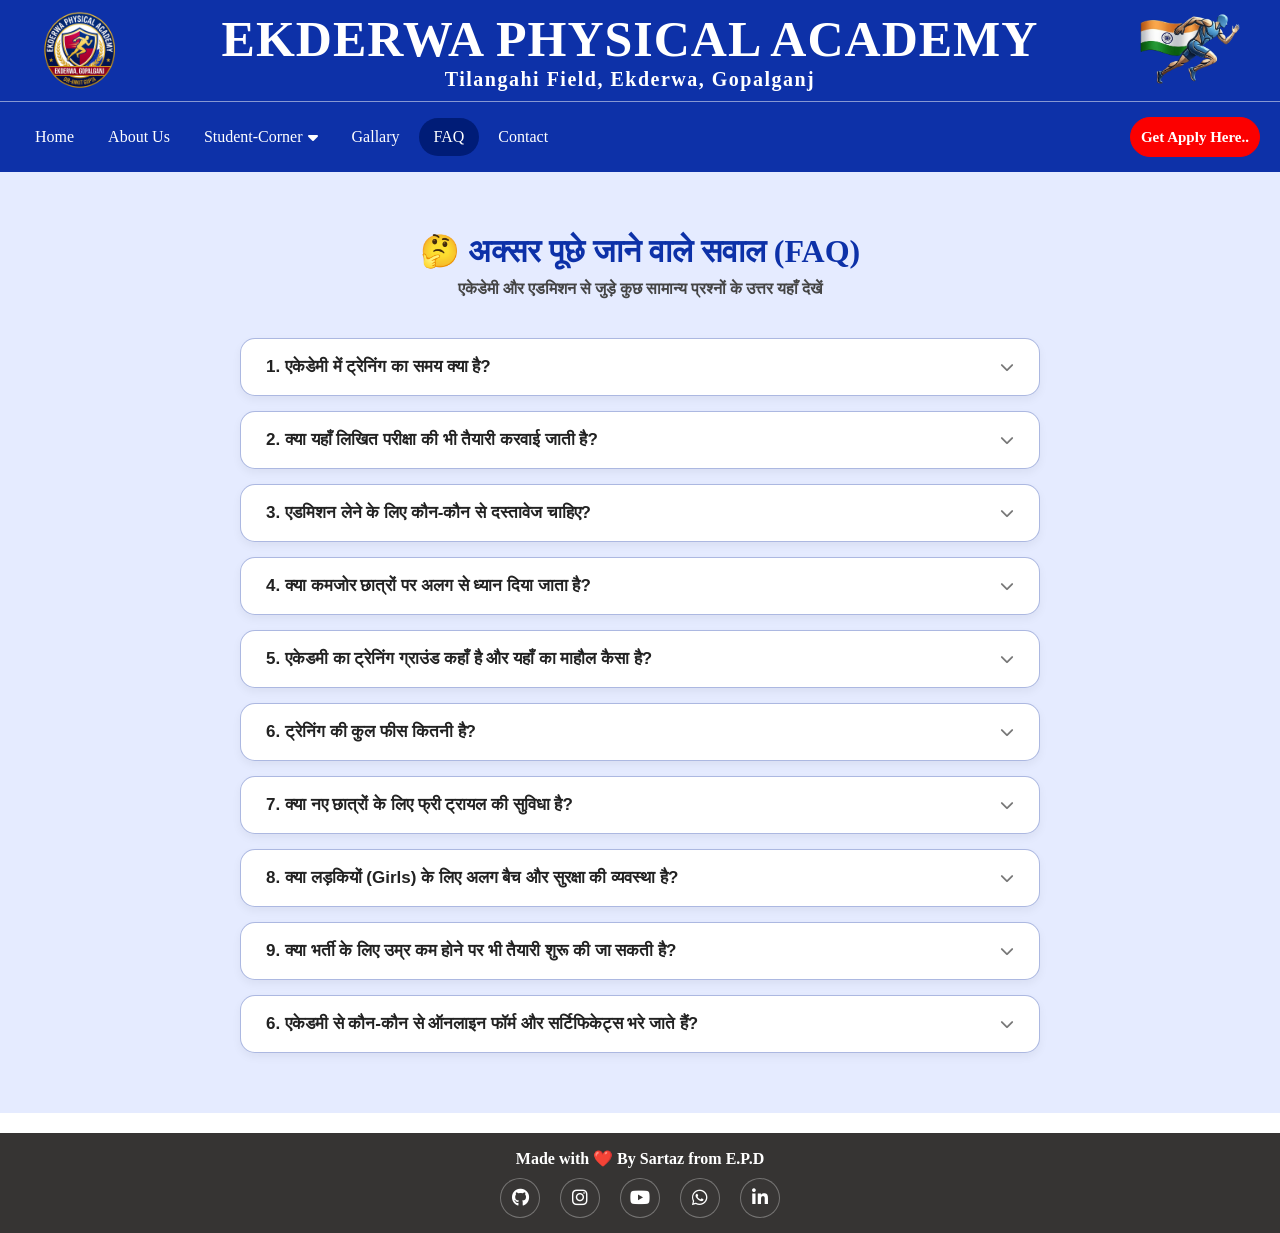
<file: faq.html>
<!DOCTYPE html>
<html lang="en">
<head>
    <meta charset="UTF-8">
    <meta name="viewport" content="width=device-width, initial-scale=1.0">
    <!-- Google को आपकी साइट के बारे में बताने के लिए -->
    <meta name="description" content="Ekderwa Physical Academy (Gopalganj, Bihar) offers expert physical training at Tilangahi Field for Army, Bihar Police, Delhi Police, and SSC GD exams. Join today!">
    <meta name="keywords" content="Ekderwa Physical Academy, Physical Academy Gopalganj, Tilangahi Field Ekderwa, Army physical training Bihar, Bihar Police physical training, SSC GD physical training, Sartaz web app">
    <meta name="robots" content="index, follow">
    
    <link rel="icon" type="image/png" href="logoDp.png">

    <title>Ekderwa Physical Academy Official | Best Physical Training in Gopalganj</title>

    <link rel="stylesheet" href="style.css">
    <link rel="stylesheet" href="mobile.css">
    <link rel="stylesheet"
    href="https://cdnjs.cloudflare.com/ajax/libs/font-awesome/6.5.1/css/all.min.css">
</head>
<body>
    
    <div class="navbar">
       <div class="logo">
         <img src="erasebg-transformed.png" alt="Ekderwa Physical Academy Logo">
       </div>
       <div class="nameadd">
            <h1>EKDERWA PHYSICAL ACADEMY</h1>
            <h4>Tilangahi Field, Ekderwa, Gopalganj</h4>
        </div>
        <div class="flag">
            <img src="flag.png" alt="Indian Flag - Ekderwa Physical Academy">
        </div>
    </div>

    <div class="slide">
        <div class="navbar-button" id="nav-links">
            <a href="index.html" >Home</a>
            <a href="about.html" >About Us</a>
            
            <div class="dropdown">
                <a href="#" class="dropdown-toggle">Student-Corner <i class="fa-solid fa-caret-down"></i></a>
                <div class="dropdown-menu">
                    <a href="course.html">Our Courses</a>
                    <a href="syllabous.html">Exam Syllabus</a>
                    <a href="physical.html">Physical Criteria</a>
                    <a href="admit_result.html">Admit Card & Results</a>
                   
                </div>
            </div>

            <a href="gallary.html">Gallary</a>
            <a href="faq.html" class="active">FAQ</a>
            <a href="contact.html" >Contact</a>
        </div>
        <div class="menu-toggle" id="menu-toggle"> ☰ </div>
        <div class="adm-botton"><a href="get_apply.html">Get Apply Here..</a></div>
    </div>

   
    <section class="faq-section">
        <h2 class="faq-title">🤔 अक्सर पूछे जाने वाले सवाल (FAQ)</h2>
        <p class="faq-subtitle">एकेडेमी और एडमिशन से जुड़े कुछ सामान्य प्रश्नों के उत्तर यहाँ देखें</p>
        <div class="faq-container">
            <!-- सवाल 1 -->
            <div class="faq-item"> 
                <button class="faq-question">1. एकेडेमी में ट्रेनिंग का समय क्या है? <i class="fa-solid fa-chevron-down"></i></button> 
                <div class="faq-answer"> 
                    <div class="faq-answer-content">
                        <p>हमारी एकेडेमी में दो टाइम ट्रेनिंग होती है। सुबह 5:00 AM से 8:00 AM तक और शाम को 4:00 PM से 7:00 PM तक तिलंगही फील्ड (एकडेरवा) पर अभ्यास कराया जाता है।</p> 
                    </div>
                </div> 
            </div>
            <!-- सवाल 2 -->
            <div class="faq-item">
                <button class="faq-question">2. क्या यहाँ लिखित परीक्षा की भी तैयारी करवाई जाती है? <i class="fa-solid fa-chevron-down"></i></button>
                    <div class="faq-answer">
                    <div class="faq-answer-content">
                        <p>हाँ, फिजिकल ट्रेनिंग के साथ-साथ हमारी एकेडेमी में बिहार पुलिस, SSC GD और आर्मी के नए पैटर्न के अनुसार लिखित परीक्षा के लिए स्पेशल क्लासेज और साप्ताहिक मॉक टेस्ट (Weekly Test) आयोजित किए जाते हैं।</p>
                    </div>
                </div>
            </div>
            <!-- सवाल 3 -->
            <div class="faq-item">
                <button class="faq-question">3. एडमिशन लेने के लिए कौन-कौन से दस्तावेज चाहिए? <i class="fa-solid fa-chevron-down"></i></button>
                <div class="faq-answer">
                <div class="faq-answer-content">
                    <p>एडमिशन के लिए आपके पास 10वीं/12वीं का मार्कशीट, आधार कार्ड, पासपोर्ट साइज फोटो और यदि उपलब्ध हो तो जाति/निवास प्रमाण पत्र होना चाहिए। आप हमारे 'Get Apply here..' बटन पर क्लिक करके भी विवरण जमा कर सकते हैं।</p>
                </div>
                </div>
            </div>
            <!-- सवाल 4 -->
            <div class="faq-item">
                <button class="faq-question">4. क्या कमजोर छात्रों पर अलग से ध्यान दिया जाता है? <i class="fa-solid fa-chevron-down"></i></button>
                <div class="faq-answer">
                <div class="faq-answer-content">
                    <p>बिल्कुल! जिन छात्रों का स्टेमिना कम है या जिन्हें हाई जंप/गोला फेंक में दिक्कत आती है, उन्हें हमारे एक्सपर्ट ट्रेनर्स द्वारा स्पेशल तकनीक और अलग से एक्स्ट्रा टाइम देकर तैयारी कराई जाती है।</p>
                </div>
                </div>
            </div>
            <!-- सवाल 5 -->
            <div class="faq-item">
                <button class="faq-question">5. एकेडमी का ट्रेनिंग ग्राउंड कहाँ है और यहाँ का माहौल कैसा है? <i class="fa-solid fa-chevron-down"></i></button>
                <div class="faq-answer">
                    <div class="faq-answer-content">
                    <p>हमारी एकेडमी ग्रामीण इलाके के खुले और शुद्ध वातावरण में <strong>तिलंगही फील्ड (एकडेरवा, गोपालगंज)</strong> पर चलती है। यहाँ का माहौल पूरी तरह से अनुशासित और देश सेवा की भावना से भरा हुआ है। गाँव के खुले मैदान और ताजी हवा में दौड़ने से छात्रों का स्टेमिना बहुत तेजी से बढ़ता है।</p>
                    </div>
                </div>
            </div>
            <!-- सवाल 6: हॉस्टल और फीस -->
            <div class="faq-item"> 
                <button class="faq-question">6. ट्रेनिंग की कुल फीस कितनी है? <i class="fa-solid fa-chevron-down"></i></button> 
                <div class="faq-answer"> 
                    <div class="faq-answer-content"> 
                    <p>फीस की पूरी जानकारी आपके द्वारा चुने गए कोर्स (जैसे केवल फिजिकल ट्रेनिंग या फिजिकल + लिखित परीक्षा दोनों) पर निर्भर करती है। हमारी एकेडमी में फीस मार्केट से बहुत कम और किफायती रखी गई है। सटीक जानकारी के लिए आप हमारे हेल्पलाइन नंबर पर कॉल कर सकते हैं या ऊपर दिए गए 'Get Apply here..' पोर्टल के जरिए एडमिशन फॉर्म भर सकते हैं।</p> 
                    </div> 
                </div> 
            </div>
            <!-- सवाल 7: फ्री ट्रायल -->
            <div class="faq-item">
                <button class="faq-question">7. क्या नए छात्रों के लिए फ्री ट्रायल की सुविधा है? <i class="fa-solid fa-chevron-down"></i></button>
                <div class="faq-answer">
                <div class="faq-answer-content">
                    <p>हाँ, नए छात्रों के भरोसे और संतुष्टि के लिए हमारी एकेडेमी में 2 से 3 दिनों का बिल्कुल फ्री ट्रायल दिया जाता है। आप ग्राउंड पर आकर ट्रेनर्स की तकनीक और माहौल को देख सकते हैं, उसके बाद ही अपना एडमिशन फाइनल करें।</p>
                </div>
                </div>
            </div>
            <!-- सवाल 8: गर्ल्स बैच सुरक्षा -->
            <div class="faq-item">
                <button class="faq-question">8. क्या लड़कियों (Girls) के लिए अलग बैच और सुरक्षा की व्यवस्था है? <i class="fa-solid fa-chevron-down"></i></button>
                <div class="faq-answer">
                <div class="faq-answer-content">
                    <p>हाँ, बिहार पुलिस और अन्य रक्षा बलों में जाने वाली महिला उम्मीदवारों के लिए हमारे पास विशेष सुरक्षा के साथ अलग से गर्ल्स ट्रेनिंग बैच की व्यवस्था है। उनके फिजिकल और डाइट पर महिला गाइडलाइंस के अनुसार विशेष ध्यान दिया जाता है।</p>
                </div>
                </div>
            </div>
            <!-- सवाल 9: उम्र और योग्यता -->
            <div class="faq-item">
                <button class="faq-question">9. क्या भर्ती के लिए उम्र कम होने पर भी तैयारी शुरू की जा सकती है? <i class="fa-solid fa-chevron-down"></i></button>
                <div class="faq-answer">
                <div class="faq-answer-content">
                    <p>बिल्कुल! यदि आपकी उम्र अभी 16 या 17 साल है और आपका लक्ष्य भविष्य में भारतीय सेना या पुलिस बल ज्वाइन करना है, तो आप अभी से अपना बेस मजबूत करने के लिए हमारे फाउंडेशन बैच से जुड़ सकते हैं ताकि उम्र पूरी होते ही आप पहली बार में भर्ती निकाल सकें।</p>
                </div>
                </div>
            </div>
            <!-- सवाल 10: -->
            <div class="faq-item">
            <button class="faq-question">6. एकेडमी से कौन-कौन से ऑनलाइन फॉर्म और सर्टिफिकेट्स भरे जाते हैं? <i class="fa-solid fa-chevron-down"></i></button>
            <div class="faq-answer">
                <div class="faq-answer-content">
                <p>💻 हमारी एकेडमी में छात्रों के लिए कंप्लीट **डिजिटल हेल्प डेस्क** की सुविधा है। यहाँ भर्ती परीक्षाओं के **Exam Forms**, एकेडमी के **Admission Forms**, और सभी जरूरी सरकारी दस्तावेज जैसे **जाति (Caste), निवास (Residence) व आय (Income) सर्टिफिकेट्स** इत्यादि बिल्कुल सही-सही अप्लाई किए जाते हैं। छात्रों की मदद के लिए यह सभी फॉर्म साइबर कैफे से **कम से कम फीस में** भरे जाते हैं, जिससे आपके फॉर्म में कोई गलती न हो और रिजेक्शन का कोई चांस न रहे।</p>
                </div>
            </div>
            </div>
            </div>
        </div>
    </section>




    <div class="madeby">Made with ❤️ By Sartaz from E.P.D
        <div class="social-media-icon">
            <a href="https://github.com/sartajpu" target="_blank" rel="noopener noreferrer" data-title="Github">
                <i class="fa-brands fa-github"></i></a>
            <a href="https://www.instagram.com/saru.des_n2m/" target="_blank" rel="noopener noreferrer">
                <i class="fa-brands fa-instagram"></i></a>
            <a href="https://www.youtube.com/@Saru-des.n2m" target="_blank" rel="noopener noreferrer">
                <i class="fa-brands fa-youtube"></i></a>
           <a href="whatsapp://send?phone=919576047407&text=Hello!%20मुझे%20आपसे%20बात%20करनी%20है।" target="_blank">
                <i class="fa-brands fa-whatsapp"></i></a>
            <a href="https://www.linkedin.com/in/sartaz-ali-296926370/" target="_blank" rel="noopener noreferrer">
                <i class="fa-brands fa-linkedin-in"></i></a>
        </div>
    </div>
   <script src="main.js"></script>
</body>
</html>
</file>
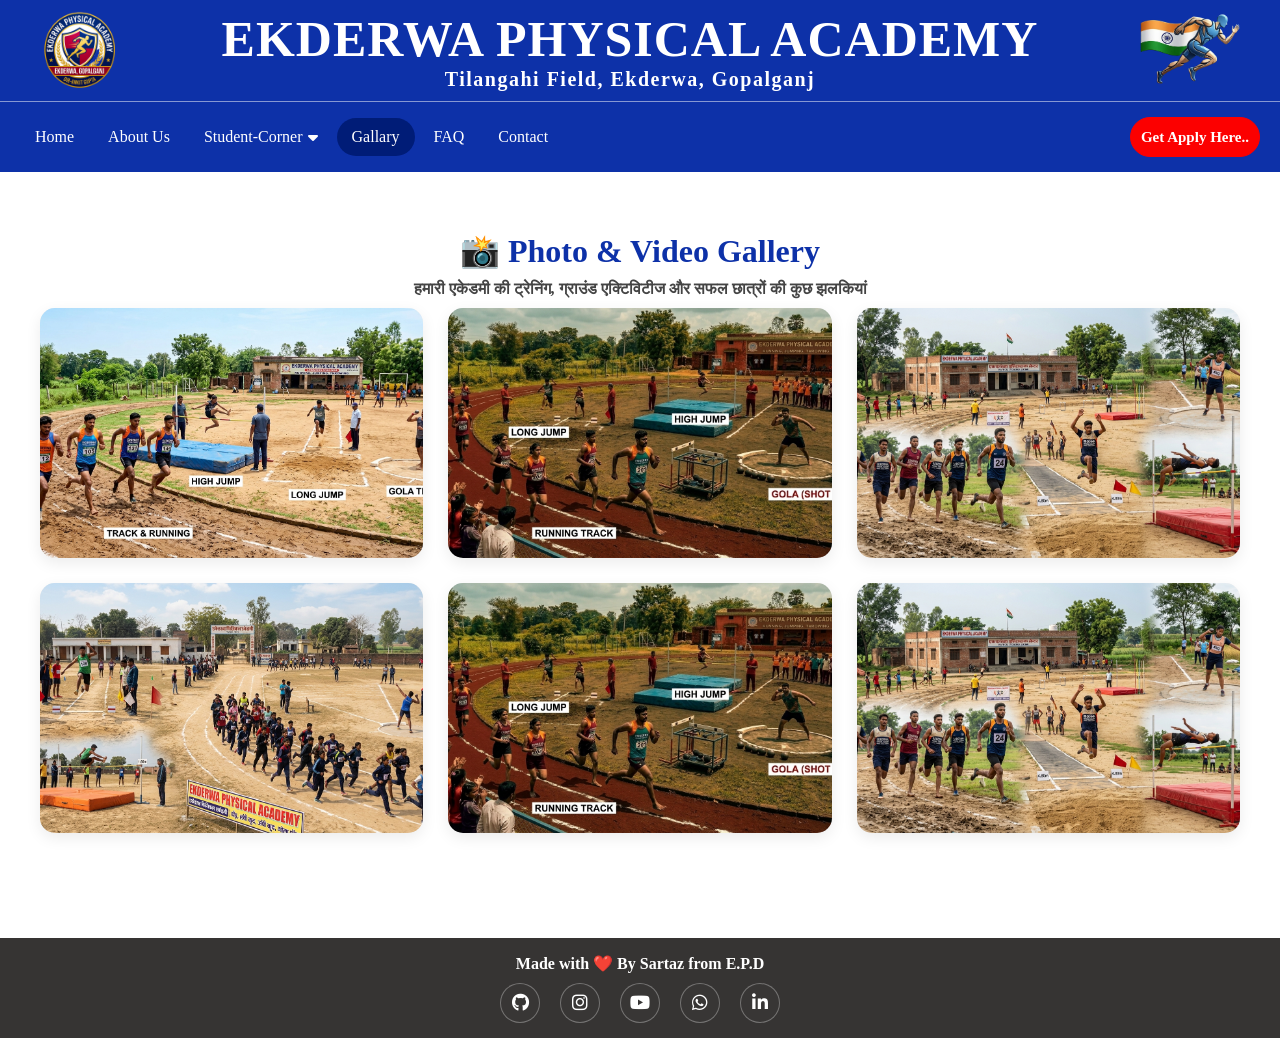
<file: gallary.html>
<!DOCTYPE html>
<html lang="en">
<head>
    <meta charset="UTF-8">
    <meta name="viewport" content="width=device-width, initial-scale=1.0">
    <!-- Google को आपकी साइट के बारे में बताने के लिए -->
    <meta name="description" content="Ekderwa Physical Academy (Gopalganj, Bihar) offers expert physical training at Tilangahi Field for Army, Bihar Police, Delhi Police, and SSC GD exams. Join today!">
    <meta name="keywords" content="Ekderwa Physical Academy, Physical Academy Gopalganj, Tilangahi Field Ekderwa, Army physical training Bihar, Bihar Police physical training, SSC GD physical training, Sartaz web app">
    <meta name="robots" content="index, follow">
    
    <link rel="icon" type="image/png" href="logoDp.png">

    <title>Ekderwa Physical Academy Official | Best Physical Training in Gopalganj</title>

    <link rel="stylesheet" href="style.css">
    <link rel="stylesheet" href="mobile.css">
    <link rel="stylesheet"
    href="https://cdnjs.cloudflare.com/ajax/libs/font-awesome/6.5.1/css/all.min.css">
</head>
<body>
    
    <div class="navbar">
       <div class="logo">
         <img src="erasebg-transformed.png" alt="Ekderwa Physical Academy Logo">
       </div>
       <div class="nameadd">
            <h1>EKDERWA PHYSICAL ACADEMY</h1>
            <h4>Tilangahi Field, Ekderwa, Gopalganj</h4>
        </div>
        <div class="flag">
            <img src="flag.png" alt="Indian Flag - Ekderwa Physical Academy">
        </div>
    </div>

    <div class="slide">
        <div class="navbar-button" id="nav-links">
            <a href="index.html" >Home</a>
            <a href="about.html" >About Us</a>
            
            <div class="dropdown">
                <a href="#" class="dropdown-toggle">Student-Corner <i class="fa-solid fa-caret-down"></i></a>
                <div class="dropdown-menu">
                    <a href="course.html">Our Courses</a>
                    <a href="syllabous.html">Exam Syllabus</a>
                    <a href="physical.html">Physical Criteria</a>
                    <a href="admit_result.html">Admit Card & Results</a>
                   
                </div>
            </div>

            <a href="gallary.html" class="active">Gallary</a>
            <a href="faq.html">FAQ</a>
            <a href="contact.html">Contact</a>
        </div>
        <div class="menu-toggle" id="menu-toggle"> ☰ </div>
        <div class="adm-botton"><a href="get_apply.html">Get Apply Here..</a></div>
    </div>


    <section class="gallery-section">
        <h2 class="gallery-title">📸 Photo & Video Gallery</h2>
        <p class="gallery-subtitle">हमारी एकेडमी की ट्रेनिंग, ग्राउंड एक्टिविटीज और सफल छात्रों की कुछ झलकियां</p>

        <div class="gallery-container">
            <!-- फोटो row 1: रनिंग प्रैक्टिस -->
            <div class="gallery-item">
                <img src="slide1.png" alt="Running Practice">
            </div>
            <div class="gallery-item">
                <img src="slide3.png" alt="Running Practice">
            </div>
            <div class="gallery-item">
                <img src="slide4.png" alt="Running Practice">
            </div>
        </div>

        <div class="gallery-container">
            <!-- फोटो row 2-->
            <div class="gallery-item">
                <img src="slide5.png" alt="Running Practice">
            </div>
            <div class="gallery-item">
                <img src="slide3.png" alt="Running Practice">
            </div>
            <div class="gallery-item">
                <img src="slide4.png" alt="Running Practice">
            </div>
        </div>

    </section>



    <div class="madeby">Made with ❤️ By Sartaz from E.P.D
        <div class="social-media-icon">
            <a href="https://github.com/sartajpu" target="_blank" rel="noopener noreferrer" data-title="Github">
                <i class="fa-brands fa-github"></i></a>
            <a href="https://www.instagram.com/saru.des_n2m/" target="_blank" rel="noopener noreferrer">
                <i class="fa-brands fa-instagram"></i></a>
            <a href="https://www.youtube.com/@Saru-des.n2m" target="_blank" rel="noopener noreferrer">
                <i class="fa-brands fa-youtube"></i></a>
           <a href="whatsapp://send?phone=919576047407&text=Hello!%20मुझे%20आपसे%20बात%20करनी%20है।" target="_blank">
                <i class="fa-brands fa-whatsapp"></i></a>
            <a href="https://www.linkedin.com/in/sartaz-ali-296926370/" target="_blank" rel="noopener noreferrer">
                <i class="fa-brands fa-linkedin-in"></i></a>
        </div>
    </div>
   <script src="main.js"></script>
</body>
</html>
</file>
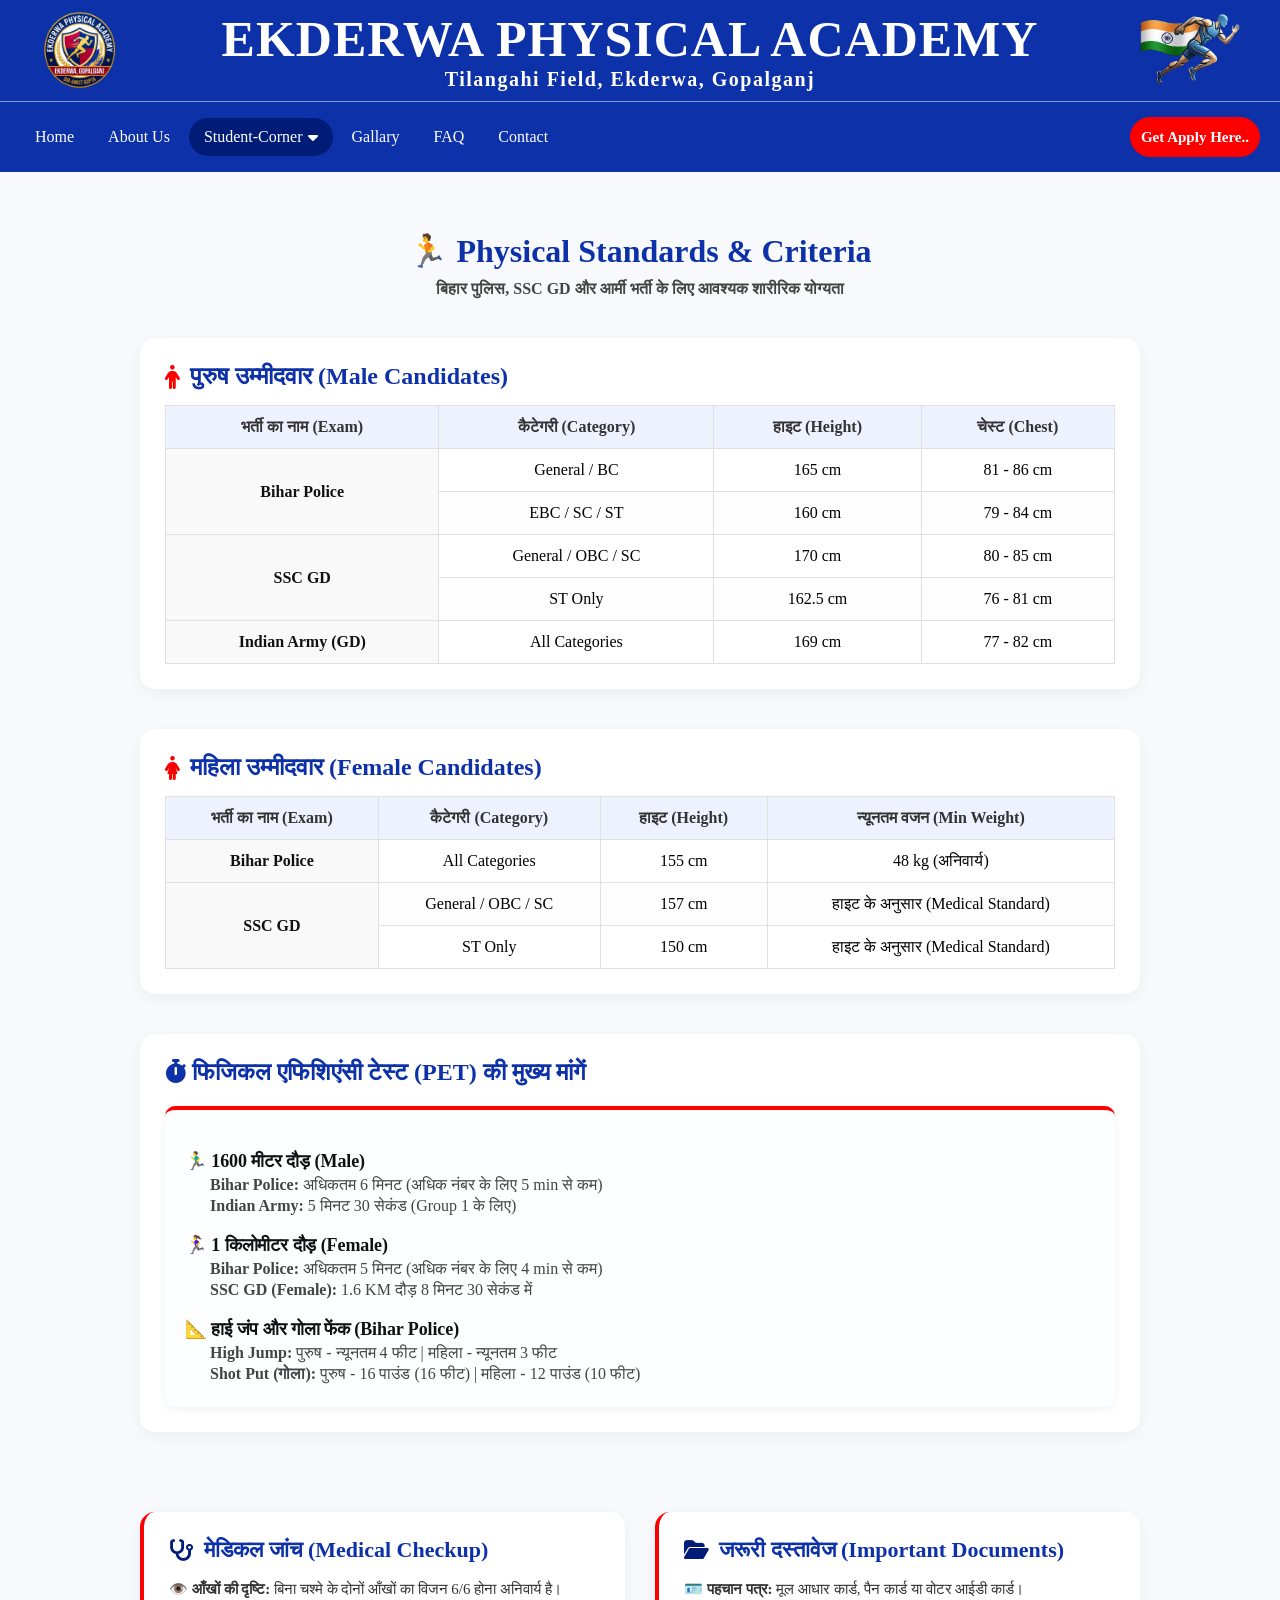
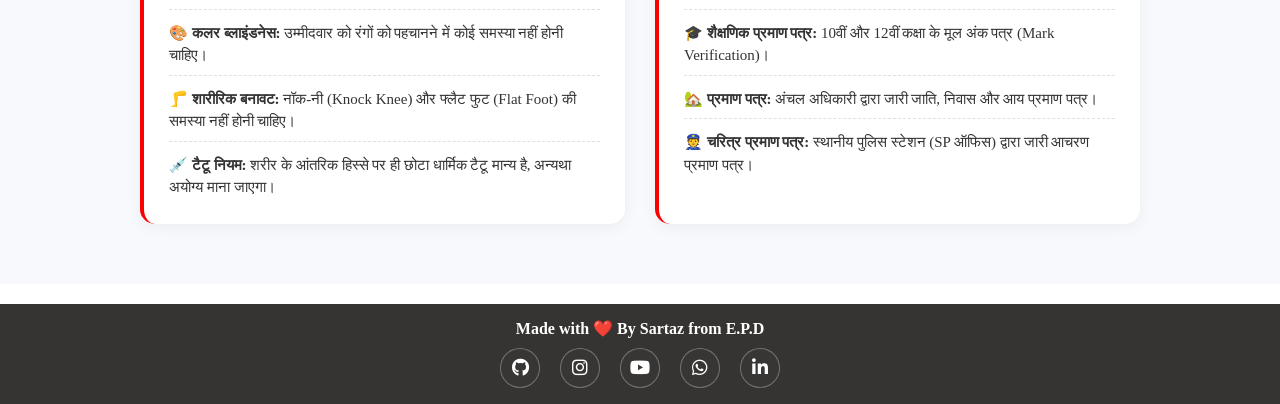
<file: physical.html>
<!DOCTYPE html>
<html lang="en">
<head>
    <meta charset="UTF-8">
    <meta name="viewport" content="width=device-width, initial-scale=1.0">
    <!-- Google को आपकी साइट के बारे में बताने के लिए -->
    <meta name="description" content="Ekderwa Physical Academy (Gopalganj, Bihar) offers expert physical training at Tilangahi Field for Army, Bihar Police, Delhi Police, and SSC GD exams. Join today!">
    <meta name="keywords" content="Ekderwa Physical Academy, Physical Academy Gopalganj, Tilangahi Field Ekderwa, Army physical training Bihar, Bihar Police physical training, SSC GD physical training, Sartaz web app">
    <meta name="robots" content="index, follow">
    
    <link rel="icon" type="image/png" href="logoDp.png">

    <title>Ekderwa Physical Academy Official | Best Physical Training in Gopalganj</title>

    <link rel="stylesheet" href="style.css">
    <link rel="stylesheet" href="mobile.css">
    <link rel="stylesheet"
    href="https://cdnjs.cloudflare.com/ajax/libs/font-awesome/6.5.1/css/all.min.css">
</head>
<body>
    
    <div class="navbar">
       <div class="logo">
         <img src="erasebg-transformed.png" alt="Ekderwa Physical Academy Logo">
       </div>
       <div class="nameadd">
            <h1>EKDERWA PHYSICAL ACADEMY</h1>
            <h4>Tilangahi Field, Ekderwa, Gopalganj</h4>
        </div>
        <div class="flag">
            <img src="flag.png" alt="Indian Flag - Ekderwa Physical Academy">
        </div>
    </div>

    <!-- <div class="navbar-button" id="nav-links">
            <a href="#" class="active">Home</a>
            <a href="#Home">About Us</a>
            <a href="#Home">Course (Bihar Police, SSC, Army, etc..)</a>
            <a href="#Home">Gallary</a>
            <a href="#Home">FAQ</a>
            <a href="#Home">Contact</a>
    </div> -->


    <div class="slide">
        <div class="navbar-button" id="nav-links">
            <a href="index.html" >Home</a>
            <a href="about.html">About Us</a>
            
            <div class="dropdown">
                <a href="#" class="dropdown-toggle active">Student-Corner <i class="fa-solid fa-caret-down"></i></a>
                <div class="dropdown-menu">
                    <a href="course.html">Our Courses</a>
                    <a href="syllabous.html">Exam Syllabus</a>
                    <a href="physical.html" class="sub-active" >Physical Criteria</a>
                    <a href="admit_result.html">Admit Card & Results</a>
                    
                </div>
            </div>

            <a href="gallary.html">Gallary</a>
            <a href="faq.html">FAQ</a>
            <a href="contact.html">Contact</a>
        </div>
        <div class="menu-toggle" id="menu-toggle"> ☰ </div>
        <div class="adm-botton"><a href="get_apply.html">Get Apply Here..</a></div>
    </div>



      <!-- मुख्य फिजिकल मापदंड सेक्शन -->
  <section class="physical-section">
    <h1 class="phys-title">🏃 Physical Standards & Criteria</h1>
    <p class="phys-subtitle">बिहार पुलिस, SSC GD और आर्मी भर्ती के लिए आवश्यक शारीरिक योग्यता</p>

    <div class="phys-container">
      
      <!-- टेबल 1: ऊंचाई और सीना (पुरुष) -->
      <div class="table-wrapper">
        <h3><i class="fa-solid fa-person"></i> पुरुष उम्मीदवार (Male Candidates)</h3>
        <table>
          <thead>
            <tr>
              <th>भर्ती का नाम (Exam)</th>
              <th>कैटेगरी (Category)</th>
              <th>हाइट (Height)</th>
              <th>चेस्ट (Chest)</th>
            </tr>
          </thead>
          <tbody>
            <tr>
              <td rowspan="2" class="exam-name">Bihar Police</td>
              <td>General / BC</td>
              <td>165 cm</td>
              <td>81 - 86 cm</td>
            </tr>
            <tr>
              <td>EBC / SC / ST</td>
              <td>160 cm</td>
              <td>79 - 84 cm</td>
            </tr>
            <tr>
              <td rowspan="2" class="exam-name">SSC GD</td>
              <td>General / OBC / SC</td>
              <td>170 cm</td>
              <td>80 - 85 cm</td>
            </tr>
            <tr>
              <td>ST Only</td>
              <td>162.5 cm</td>
              <td>76 - 81 cm</td>
            </tr>
            <tr>
              <td class="exam-name">Indian Army (GD)</td>
              <td>All Categories</td>
              <td>169 cm</td>
              <td>77 - 82 cm</td>
            </tr>
          </tbody>
        </table>
      </div>

      <!-- टेबल 2: ऊंचाई और वजन (महिला) -->
      <div class="table-wrapper">
        <h3><i class="fa-solid fa-person-dress"></i> महिला उम्मीदवार (Female Candidates)</h3>
        <table>
          <thead>
            <tr>
              <th>भर्ती का नाम (Exam)</th>
              <th>कैटेगरी (Category)</th>
              <th>हाइट (Height)</th>
              <th>न्यूनतम वजन (Min Weight)</th>
            </tr>
          </thead>
          <tbody>
            <tr>
              <td class="exam-name">Bihar Police</td>
              <td>All Categories</td>
              <td>155 cm</td>
              <td>48 kg (अनिवार्य)</td>
            </tr>
            <tr>
              <td rowspan="2" class="exam-name">SSC GD</td>
              <td>General / OBC / SC</td>
              <td>157 cm</td>
              <td>हाइट के अनुसार (Medical Standard)</td>
            </tr>
            <tr>
              <td>ST Only</td>
              <td>150 cm</td>
              <td>हाइट के अनुसार (Medical Standard)</td>
            </tr>
          </tbody>
        </table>
      </div>

      <!-- रनिंग और फिजिकल टेस्ट की डिटेल्स -->
      <div class="pet-details-box">
        <h3><i class="fa-solid fa-stopwatch"></i> फिजिकल एफिशिएंसी टेस्ट (PET) की मुख्य मांगें</h3>
        <div class="pet-grid">
          <div class="pet-card">
            <h4>🏃‍♂️ 1600 मीटर दौड़ (Male)</h4>
            <p><strong>Bihar Police:</strong> अधिकतम 6 मिनट (अधिक नंबर के लिए 5 min से कम)</p>
            <p><strong>Indian Army:</strong> 5 मिनट 30 सेकंड (Group 1 के लिए)</p>
          </div>
          <div class="pet-card">
            <h4>🏃‍♀️ 1 किलोमीटर दौड़ (Female)</h4>
            <p><strong>Bihar Police:</strong> अधिकतम 5 मिनट (अधिक नंबर के लिए 4 min से कम)</p>
            <p><strong>SSC GD (Female):</strong> 1.6 KM दौड़ 8 मिनट 30 सेकंड में</p>
          </div>
          <div class="pet-card">
            <h4>📐 हाई जंप और गोला फेंक (Bihar Police)</h4>
            <p><strong>High Jump:</strong> पुरुष - न्यूनतम 4 फीट | महिला - न्यूनतम 3 फीट</p>
            <p><strong>Shot Put (गोला):</strong> पुरुष - 16 पाउंड (16 फीट) | महिला - 12 पाउंड (10 फीट)</p>
          </div>
        </div>
      </div>


      <!-- मेडिकल और डॉक्यूमेंट्स का नया सेक्शन -->
      <div class="extra-criteria-box">
        <div class="criteria-column">
          <h3><i class="fa-solid fa-stethoscope"></i> मेडिकल जांच (Medical Checkup)</h3>
          <ul>
            <li>👁️ <strong>आँखों की दृष्टि:</strong> बिना चश्मे के दोनों आँखों का विजन 6/6 होना अनिवार्य है।</li>
            <li>🎨 <strong>कलर ब्लाइंडनेस:</strong> उम्मीदवार को रंगों को पहचानने में कोई समस्या नहीं होनी चाहिए।</li>
            <li>🦵 <strong>शारीरिक बनावट:</strong> नॉक-नी (Knock Knee) और फ्लैट फुट (Flat Foot) की समस्या नहीं होनी चाहिए।</li>
            <li>💉 <strong>टैटू नियम:</strong> शरीर के आंतरिक हिस्से पर ही छोटा धार्मिक टैटू मान्य है, अन्यथा अयोग्य माना जाएगा।</li>
          </ul>
        </div>

        <div class="criteria-column">
          <h3><i class="fa-solid fa-folder-open"></i> जरूरी दस्तावेज (Important Documents)</h3>
          <ul>
            <li>🪪 <strong>पहचान पत्र:</strong> मूल आधार कार्ड, पैन कार्ड या वोटर आईडी कार्ड।</li>
            <li>🎓 <strong>शैक्षणिक प्रमाण पत्र:</strong> 10वीं और 12वीं कक्षा के मूल अंक पत्र (Mark Verification)।</li>
            <li>🏡 <strong>प्रमाण पत्र:</strong> अंचल अधिकारी द्वारा जारी जाति, निवास और आय प्रमाण पत्र।</li>
            <li>👮 <strong>चरित्र प्रमाण पत्र:</strong> स्थानीय पुलिस स्टेशन (SP ऑफिस) द्वारा जारी आचरण प्रमाण पत्र।</li>
          </ul>
        </div>
      </div>



    </div>
  </section>





    <div class="madeby">Made with ❤️ By Sartaz from E.P.D
        <div class="social-media-icon">
            <a href="https://github.com/sartajpu" target="_blank" rel="noopener noreferrer" data-title="Github">
                <i class="fa-brands fa-github"></i></a>
            <a href="https://www.instagram.com/saru.des_n2m/" target="_blank" rel="noopener noreferrer">
                <i class="fa-brands fa-instagram"></i></a>
            <a href="https://www.youtube.com/@Saru-des.n2m" target="_blank" rel="noopener noreferrer">
                <i class="fa-brands fa-youtube"></i></a>
           <a href="whatsapp://send?phone=919576047407&text=Hello!%20मुझे%20आपसे%20बात%20करनी%20है।" target="_blank">
                <i class="fa-brands fa-whatsapp"></i></a>
            <a href="https://www.linkedin.com/in/sartaz-ali-296926370/" target="_blank" rel="noopener noreferrer">
                <i class="fa-brands fa-linkedin-in"></i></a>
        </div>
    </div>
   <script src="main.js"></script>
</body>
</html>
</file>
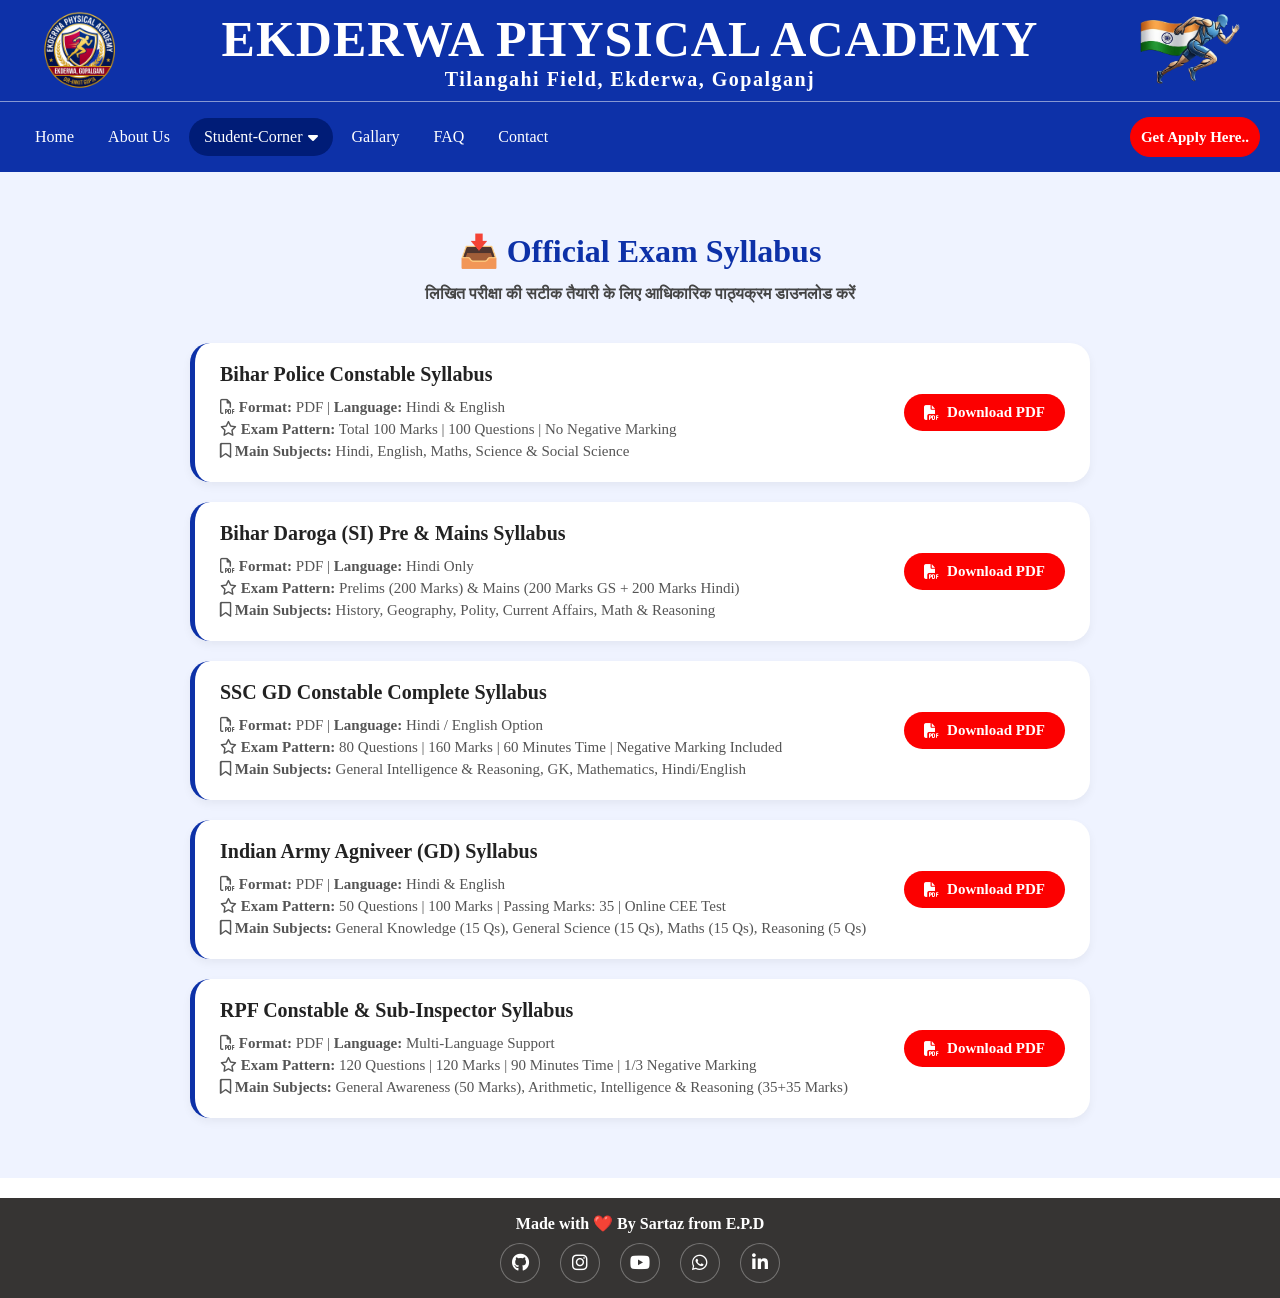
<file: syllabous.html>
<!DOCTYPE html>
<html lang="en">
<head>
    <meta charset="UTF-8">
    <meta name="viewport" content="width=device-width, initial-scale=1.0">
    <!-- Google को आपकी साइट के बारे में बताने के लिए -->
    <meta name="description" content="Ekderwa Physical Academy (Gopalganj, Bihar) offers expert physical training at Tilangahi Field for Army, Bihar Police, Delhi Police, and SSC GD exams. Join today!">
    <meta name="keywords" content="Ekderwa Physical Academy, Physical Academy Gopalganj, Tilangahi Field Ekderwa, Army physical training Bihar, Bihar Police physical training, SSC GD physical training, Sartaz web app">
    <meta name="robots" content="index, follow">
    
    <link rel="icon" type="image/png" href="logoDp.png">

    <title>Ekderwa Physical Academy Official | Best Physical Training in Gopalganj</title>

    <link rel="stylesheet" href="style.css">
    <link rel="stylesheet" href="mobile.css">
    <link rel="stylesheet"
    href="https://cdnjs.cloudflare.com/ajax/libs/font-awesome/6.5.1/css/all.min.css">
</head>
<body>
    
    <div class="navbar">
       <div class="logo">
         <img src="erasebg-transformed.png" alt="Ekderwa Physical Academy Logo">
       </div>
       <div class="nameadd">
            <h1>EKDERWA PHYSICAL ACADEMY</h1>
            <h4>Tilangahi Field, Ekderwa, Gopalganj</h4>
        </div>
        <div class="flag">
            <img src="flag.png" alt="Indian Flag - Ekderwa Physical Academy">
        </div>
    </div>

    <!-- <div class="navbar-button" id="nav-links">
            <a href="#" class="active">Home</a>
            <a href="#Home">About Us</a>
            <a href="#Home">Course (Bihar Police, SSC, Army, etc..)</a>
            <a href="#Home">Gallary</a>
            <a href="#Home">FAQ</a>
            <a href="#Home">Contact</a>
    </div> -->


    <div class="slide">
        <div class="navbar-button" id="nav-links">
            <a href="index.html" >Home</a>
            <a href="about.html">About Us</a>
            
            <div class="dropdown">
                <a href="#" class="dropdown-toggle active">Student-Corner <i class="fa-solid fa-caret-down"></i></a>
                <div class="dropdown-menu">
                    <a href="course.html">Our Courses</a>
                    <a href="syllabous.html" class="sub-active">Exam Syllabus</a>
                    <a href="physical.html">Physical Criteria</a>
                    <a href="admit_result.html">Admit Card & Results</a>
                    
                </div>
            </div>

            <a href="gallary.html">Gallary</a>
            <a href="faq.html">FAQ</a>
            <a href="contact.html">Contact</a>
        </div>
        <div class="menu-toggle" id="menu-toggle"> ☰ </div>
        <div class="adm-botton"><a href="get_apply.html">Get Apply Here..</a></div>
    </div>

    <section class="syllabous-section">
        <h1 class="syllabous-title">📥 Official Exam Syllabus</h1>
        <p class="syllabus-subtitle">लिखित परीक्षा की सटीक तैयारी के लिए आधिकारिक पाठ्यक्रम डाउनलोड करें</p>

        <div class="syllabous-container">
            <!-- रो 1: बिहार पुलिस -->
            <div class="syllabus-row">
                <div class="exam-details">
                <h2>Bihar Police Constable Syllabus</h2>
                <p><i class="fa-regular fa-file-pdf"></i> <strong>Format:</strong> PDF | <strong>Language:</strong> Hindi & English</p>
                <p><i class="fa-regular fa-star"></i> <strong>Exam Pattern:</strong> Total 100 Marks | 100 Questions | No Negative Marking</p>
                <p><i class="fa-regular fa-bookmark"></i> <strong>Main Subjects:</strong> Hindi, English, Maths, Science & Social Science</p>
                </div>
                <a href="#" class="download-link"><i class="fa-solid fa-file-pdf"></i> Download PDF</a>
            </div>
            <!-- रो 2: बिहार दरोगा -->
            <div class="syllabus-row">
                <div class="exam-details">
                <h2>Bihar Daroga (SI) Pre & Mains Syllabus</h2>
                <p><i class="fa-regular fa-file-pdf"></i> <strong>Format:</strong> PDF | <strong>Language:</strong> Hindi Only</p>
                <p><i class="fa-regular fa-star"></i> <strong>Exam Pattern:</strong> Prelims (200 Marks) & Mains (200 Marks GS + 200 Marks Hindi)</p>
                <p><i class="fa-regular fa-bookmark"></i> <strong>Main Subjects:</strong> History, Geography, Polity, Current Affairs, Math & Reasoning</p>
                </div>
                <a href="#" class="download-link"><i class="fa-solid fa-file-pdf"></i> Download PDF</a>
            </div>
            <!-- रो 3: SSC GD -->
            <div class="syllabus-row">
                <div class="exam-details">
                <h2>SSC GD Constable Complete Syllabus</h2>
                <p><i class="fa-regular fa-file-pdf"></i> <strong>Format:</strong> PDF | <strong>Language:</strong> Hindi / English Option</p>
                <p><i class="fa-regular fa-star"></i> <strong>Exam Pattern:</strong> 80 Questions | 160 Marks | 60 Minutes Time | Negative Marking Included</p>
                <p><i class="fa-regular fa-bookmark"></i> <strong>Main Subjects:</strong> General Intelligence & Reasoning, GK, Mathematics, Hindi/English</p>
                </div>
                <a href="#" class="download-link"><i class="fa-solid fa-file-pdf"></i> Download PDF</a>
            </div>
            <!-- रो 4: इंडियन आर्मी -->
            <div class="syllabus-row">
                <div class="exam-details">
                <h2>Indian Army Agniveer (GD) Syllabus</h2>
                <p><i class="fa-regular fa-file-pdf"></i> <strong>Format:</strong> PDF | <strong>Language:</strong> Hindi & English</p>
                <p><i class="fa-regular fa-star"></i> <strong>Exam Pattern:</strong> 50 Questions | 100 Marks | Passing Marks: 35 | Online CEE Test</p>
                <p><i class="fa-regular fa-bookmark"></i> <strong>Main Subjects:</strong> General Knowledge (15 Qs), General Science (15 Qs), Maths (15 Qs), Reasoning (5 Qs)</p>
                </div>
                <a href="#" class="download-link"><i class="fa-solid fa-file-pdf"></i> Download PDF</a>
            </div>
            <!-- रो 5: RPF -->
            <div class="syllabus-row">
                <div class="exam-details">
                <h2>RPF Constable & Sub-Inspector Syllabus</h2>
                <p><i class="fa-regular fa-file-pdf"></i> <strong>Format:</strong> PDF | <strong>Language:</strong> Multi-Language Support</p>
                <p><i class="fa-regular fa-star"></i> <strong>Exam Pattern:</strong> 120 Questions | 120 Marks | 90 Minutes Time | 1/3 Negative Marking</p>
                <p><i class="fa-regular fa-bookmark"></i> <strong>Main Subjects:</strong> General Awareness (50 Marks), Arithmetic, Intelligence & Reasoning (35+35 Marks)</p>
                </div>
                <a href="#" class="download-link"><i class="fa-solid fa-file-pdf"></i> Download PDF</a>
            </div>
        </div>
    </section>

    



    <div class="madeby">Made with ❤️ By Sartaz from E.P.D
        <div class="social-media-icon">
            <a href="https://github.com/sartajpu" target="_blank" rel="noopener noreferrer" data-title="Github">
                <i class="fa-brands fa-github"></i></a>
            <a href="https://www.instagram.com/saru.des_n2m/" target="_blank" rel="noopener noreferrer">
                <i class="fa-brands fa-instagram"></i></a>
            <a href="https://www.youtube.com/@Saru-des.n2m" target="_blank" rel="noopener noreferrer">
                <i class="fa-brands fa-youtube"></i></a>
           <a href="whatsapp://send?phone=919576047407&text=Hello!%20मुझे%20आपसे%20बात%20करनी%20है।" target="_blank">
                <i class="fa-brands fa-whatsapp"></i></a>
            <a href="https://www.linkedin.com/in/sartaz-ali-296926370/" target="_blank" rel="noopener noreferrer">
                <i class="fa-brands fa-linkedin-in"></i></a>
        </div>
    </div>
   <script src="main.js"></script>
</body>
</html>
</file>
<file: style.css>
*{
    margin: 0;
    padding: 0;
    box-sizing: border-box;
}
body{
font-family: 'SF Pro Display';
}
.navbar{
    display: flex;
    justify-content: space-between;
    align-items: center;
    flex-direction: row;

    background:rgb(13, 49, 168);
    border-bottom: 1px solid rgb(255, 255, 255,0.5);
    text-align: center;
    padding: 10px 20px;
}
.logo{
    display: flex;
    justify-content: center;
    gap: 10px;
}
.logo img{
    margin-left: 20px;
    height: 80px;
    width: auto;
}
.navbar h1{
    color: white;
    flex: 1;
    background: transparent;
    text-align: center;
    letter-spacing: 1px;
    font-size: 50px;
}
h4{
    letter-spacing: 1.5px;
    color: rgb(255, 255, 255);
    font-size: 20px;
    background: transparent;
    display: flex;
    flex-direction: column;

}
.flag img{
    width: 100px;
    margin-right: 20px;
}
.slide{
    display: flex;
    justify-content: space-between;
    align-items: center;
    padding: 15px 20px;
    background-color: rgb(13, 49, 168);  
}

.navbar-button a {
  color: white;
  text-decoration: none;
  padding: 10px 15px;

  display: inline-block;
  transition: all 0.2s ease;
}
.navbar-button a:hover{
    background-color:rgb(0, 28, 119);
    border-radius: 20px !important;
    transform: translateY(-2px);
    
}

.navbar-button a.active{
    background-color:rgb(0, 28, 119);
    border-radius: 20px !important;
    transform: translateY(0);
}
.menu-toggle {
  display: none; 
  color: white;
  font-size: 24px;
  cursor: pointer;
}

.adm-botton{
    font-weight: bold;
    border-radius: 15px;
    padding: 10px;
    background: #fc0000;
    border:  1px solid #fc0000;
    border-radius: 20px;
    transition: all 0.2s ease;
}
.adm-botton:hover{
    transform: translateY(-2px);
    background-color: rgb(0, 28, 119);
    border: 1px solid rgba(255, 255, 255, 0.5);
}
.adm-botton a{
    font-size: 15px;
    text-decoration: none;
    text-align: center;
    color: #ffffff;
}
/* image slider conatoner */
.slider-cont{
    max-width: 100%;
    position: relative;
    margin: auto;
    overflow: hidden;
    height: 1000px;
    background-color: transparent;
    box-shadow: 0px 4px 10px rgba(0, 0, 0, 0.5);
}
.my-slide {
    padding: 20px;
    display: none; 
    width: 100%;
    position: absolute;
    top: 0;
    left: 0;
    height: 100%;
}
.my-slide img {
  width: 100%;
  height: 100%;
  object-fit: cover; 
}
.my-slide.active-slide{
    display: block;
}
.fade {
  animation: slideFromRight 1.2s ease-in-out;
}
@keyframes slideFromRight {
  from { 
    opacity: 0.7;
    transform: translateX( 100%);
  } 
  to { 
    opacity: 1;
    transform: translateX(0);
  }
}

/* Student corner part */
.dropdown{
    position: relative;
    display: inline-block;
}
.dropdown-toggle{
    display: flex !important;
    align-items: center;
    gap: 5px;
    cursor: pointer;
}

.dropdown-menu{
    display: none;
    position: absolute;
    top: 100%;
    left: 0;
    background-color: rgb(0, 28, 119);
    border-radius: 20px;

    min-width: 220px;
    padding: 10px 0;
    z-index: 9999;
    border: 1px solid rgba(13, 49, 168,0);
}
.dropdown-menu a {
    color: white !important; 
    padding: 12px 20px !important;
    text-decoration: none;
    display: block !important;
    font-size: 15px !important;
    text-align: left !important;
    font-weight: normal !important;
    background: none !important;
    border-radius: 20px !important;
    width: 100%;
    box-sizing: border-box;
    transition: all 0.2s ease;
}
.dropdown-menu a:hover {
    background-color: #ffffff !important;
    border-radius: 20px !important;
    color: rgb(13, 49, 168) !important;
} 
.dropdown:hover .dropdown-menu {
    display: block;
}
.navbar-button a.active, 
.navbar-button .dropdown a.dropdown-toggle.active { 
    border-radius: 20px !important;
  background-color: rgb(0, 28, 119) !important; /* डार्क ब्लू बैकग्राउंड */
  color: white !important; 
  border-radius: 20px !important;                 /* होम बटन की तरह स्क्वायर */
  padding: 10px 15px !important;                 /* होम बटन के बराबर पैडिंग */
} 
.dropdown-toggle.active i {
  color: white !important;
}
.dropdown-menu a.sub-active {
  background-color: rgb(13, 49, 168)!important; /* हल्का सा सफ़ेद पारदर्शी शेड */
}



/* intro text ekderwa academy*/
.intro-text{
    margin-top: 20px;
    text-align: center;
    font-size: 20px;
    color: rgb(0, 28, 119);
}
.intro-underline{
    display: flex;
    justify-self: center;
    margin-top: 15px;
    background-color: orangered;
    width: 70%;
    height: 4px;
    text-align: center;
    border-radius: 30px;
}

/* left intro part */
.introduce{
    display: flex;

    padding: 15px 30px;
    width: 100%;
    font-size: 18px;
    line-height: 30px;
    gap: 80px;
}

.intro-left p{
    text-align: justify;
    font-weight: bold;
    margin-bottom: 20px;
}
.intro-left strong{
    color: rgb(0, 28, 119);
    font-size: 20px;
}
.intro-right{
    display: flex;
    justify-content: space-between;
    align-items: center;
    flex-direction: row;
    background: rgba(78, 95, 253, 0.103);
    width: 100%;
    gap: 80px;
    padding: 30px;
    text-align: center;

    border-radius: 30px;
    border: 1px solid rgba(0, 0, 0, 0.5);
    transition: all 0.2s ease;
}
.intro-right:hover{
    transform: translateY(-3px);
}
.stats-card h2{
    font-size: 50px;
    margin-bottom: 35px;
}
.stats-card h3{
    color: #000;
    font-size: 50px;
    margin-bottom: 20px;
}
.stats-card p{
    font-weight: bold;
    color: rgb(13, 49, 168);
}
.read-more-btn{
    display: flex;
    justify-content: center;
    text-decoration: none;
    background: rgb(0, 28, 119);
    padding: 10px;
    font-size: 20px;
    font-weight: bold;
    color: white;
    border-radius: 50px;

    width: 25%;
    margin: 0 auto;
    transition: all 0.2s ease;
}
.read-more-btn:hover{
    transform: translateY(-2px);
    
}
.madeby{
    display: flex;
    justify-content: center;
    align-items: center;
    flex-direction: column;

    margin-top: 20px;
    background: #363433;
    height: 100px;
    font-weight: bold;
    color: white;
    gap: 10px;
}
.social-media-icon{
    display: flex;
    justify-content: center;
    align-items: center;
    gap: 20px;
    flex-wrap: wrap;
}
.social-media-icon a{
        width: 40px;
        height: 40px;
        text-decoration: none;
        background-color: rgba(255, 255, 255, 0.01);
        border: 1px solid rgba(255, 255, 255, 0.3);
        color: #fff;
        font-size: 18px;
        border-radius: 50%;
        
        display: flex;
        justify-content: center;
        align-items: center;

        transition: all 0.1s ease;
        
}
.social-media-icon a:hover{
        background:rgb(13, 49, 168);
        border: 1px solid rgba(255, 255, 255, 1);
        transform: translateY(-3px);
}


/* =====AboutUs CSs here start===== */
.about-us-content{
    max-width: 800px;
    margin:  0 auto;
    padding: 20px;
    color: #333;
    line-height: 1.6;
}
.about-us-content h2{
    color: rgb(13, 49, 168);
    font-size: 25px;
    margin-top: 25px;
    margin-bottom: 10px;
    position: relative;
}
.about-us-content p{
    font-size: 16px;
    color: #555;
    text-align: justify;
    font-weight: bold;
}
.about-us-content ul{
    list-style: none;
    padding: 0;
}
.about-us-content ul li{
    font-size: 17px;
    margin-bottom: 10px;
    font-weight: bold;
    color: #444;
}
.about-photo{
    box-shadow: 0px 4px 10px rgba(0, 0, 0, 0.5);
    padding: 10px;
    display: flex;
    justify-content: center;
    gap: 10px;
}
.about-photo img{
    width: 430px;
    transition: all 0.3s ease;
    border-radius: 10px;
}
.about-photo img:hover{
    transform: scale(1.05);
}

/* achievements-section */
.achievements-text{
    width: 100%;
    background: rgb(13, 49, 168);
    padding: 10px;
    text-align: center;
    font-weight: bold;
    font-size: 25px;
    color: white;
}
.achievements-section{
    display: flex;
    justify-content: space-around;
    flex-wrap: wrap;
    gap: 30px;
    margin: 40px;
    
}
.achieve-box{
    text-align: center;
    padding: 10px;
    background:rgb(13, 49, 168);
    padding: 20px;
    border-radius: 40px;
    color: white;
    font-weight: bold;
    font-size: 25px;
    transition: all 0.2s ease;
    width: 300px;
}
.achieve-box:hover{
    transform: translateY(-3px);
}

/* ===Course css start=== */
.courses-section{
    padding: 60px 20px;
    text-align: center;
    background-color: #eef2ff;
}
.courses-section p{
    font-size: 20px;
    font-weight: bold;
    color: #222;
   
}
.section-title{
    font-size: 35px;
    color: rgb(13, 49, 168);
    margin-bottom: 10px;
    font-weight: bold;
}
.section-subtitle{
    font-size: 16px;
    color: #555;
    margin-bottom: 40px;
}

.courses-container{
    display: flex;
    flex-wrap: wrap;
    justify-content: center;
    gap: 30px;
    max-width: 1200px;
    margin: 0 auto;
}
.course-card{
    background-color: #fff;
    border-radius: 20px;
    padding: 30px 20px;
    width: 100%;
    max-width: 340px;

    border: 1px solid rgba(70, 70, 70, 0.575);
    position: relative;
    transition: all 0.3s ease;

    display: flex;
    flex-direction: column;
    align-items: center;
}
.course-card:hover{
    transform: translateY(-10px);
    box-shadow: 0 15px 20px rgba(0, 0, 0, 0.05);
}
.course-badge{
    position: absolute;
    top: 15px;
    right: 15px;
    background: #ffcc00;
    color: #111;

    font-size: 16px;
    font-weight: bold;
    padding: 4px 10px;
    border-radius: 20px;
}
.course-icon{
    width: 70px;
    height: 70px;
    background: rgba(0, 28, 119, 0.1);
    color: rgb(0, 28, 119);
    border-radius: 50%;

    display: flex;
    justify-content: center;
    align-items: center;
    font-size: 30px;
    margin-bottom: 20px;
    margin-top: 20px;
}
.course-card h3{
    font-size: 22px;
    color: #222;
    margin-bottom: 15px;
    font-weight: bold;
}
.course-card p{
    font-size: 15px;
    font-weight: bold;
    color: #555;
    line-height: 1.6;
    margin-bottom: 25px;
    flex-grow: 1;
}
.course-btn{
    text-decoration: none;
    background-color: rgb(13, 49, 168);
    color: white;
    padding: 12px;
    border-radius: 20px;
    font-weight: bold;
    font-size: 16px;
    transition: all 0.2s ease;
    text-align: center;
}
.course-btn:hover {
  background: rgb(0, 28, 119);
}
.training-features{
    max-width: 900px;
    margin: 50px auto 20px auto;
    background: #fff;
    padding: 30px;
    border-radius: 20px;
    box-shadow: 0 5px 15px rgba(0,0,0,0.05);
}
.features-title{
    color: rgb(13, 49, 168);
    font-size: 22px;
    margin-bottom: 20px;
    font-weight: bold;
}
.features-grid{
    display: flex;
    flex-wrap: wrap;
    gap: 15px;
    justify-content: space-between;
}
.feature-item{
    flex: 1 1 40%;
    text-align: left;
    font-size: 16px;
    gap: 15px;
    color: #333;
    padding: 12px;
    border-left: 4px solid rgb(13, 49, 168);
    font-weight: bold;
}
.live-alert-banner{
    background: #fff3cd ;
    color: #3b2d00;
    padding: 12px ;
    border-radius: 20px;
    max-width: 850px;
    margin: 0 auto 30px auto;
    border: 1px solid #ebd490;
    font-size: 15px;
}
.admission-steps-section{
    margin-top: 60px;
}
.steps-title{
    color: rgb(13, 49, 168);
    font-size: 24px;
    font-weight: bold;
    margin-bottom: 30px;
}
.steps-container{
    display: flex;
    flex-wrap: wrap;
    justify-content: center;
    gap: 20px;
}
.step-card{
    background-color: #fff;
    padding: 25px 20px;
    border-radius: 20px;
    max-width: 300px;
    flex: 1 1 200px;
    box-shadow: 0 4px 10px rgba(0, 0, 0, 0.2);
    position: relative;
}
.step-num{
    background: rgb(13, 49, 168);
    width: 35px;
    height: 35px;
    color: white;
    border-radius: 50%;
    
    display: flex;
    justify-content: center;
    align-items: center;

    font-weight: bold;
    margin: 0 auto 15px auto;
}
.step-card h4{
    font-size: 18px;
    margin-bottom: 10px;
    color: #000000;
    line-height: 1.4;
    letter-spacing: -0.3px;
}
.step-card p{
    font-weight: bold;
    color: #333;
}

/* ===Syllabous Part CSS === */
.syllabous-section{
    padding: 60px 20px;
    background-color: #eff3ff;
    text-align: center;
}
.syllabous-title{
    font-size: 32px;
    color: rgb(13, 49, 168);
    font-weight: bold;
    margin-bottom: 15px;
}
.syllabus-subtitle{
    font-size: 16px;
    color: #444;
    margin-bottom: 40px;
    font-weight: bold;
}
.syllabous-container{
    display: flex;
    flex-direction: column;
    gap: 20px;
    max-width: 900px;
    margin: 0 auto;
}
.syllabus-row{
    background: #fff;
    padding: 20px 25px;
    border-radius: 20px;

    display: flex;
    justify-content: space-between;
    align-items: center;

    box-shadow: 0 4px 10px rgba(0,0,0,0.05);
    border-left: 5px solid rgb(13, 49, 168);
    transition: all 0.2s ease;
}
.syllabus-row:hover{
    transform: translateY(-6px);
}
.exam-details{
    text-align: left;
}
.exam-details h2{
    font-size: 20px;
    color: #222;
    margin-bottom: 10px;
}
.exam-details p{
    line-height: 22px;
    font-size: 15px;
    color: #555;
    
}
.download-link{
    text-decoration: none;
    background-color: #fc0000;
    color: white;
    padding: 10px 20px;
    border-radius: 20px;
    font-weight: bold;
    font-size: 15px;

    display: flex;
    align-items: center;
    gap: 8px;
    transition: all 0.2s;
}
.download-link:hover {
  background-color: rgb(13, 49, 168);
}

/* === Physical Criteria CSS part */
.physical-section{
    padding: 60px 20px;
    background-color: #f8f9fd;
    text-align: center;
}
.phys-title{
    font-size: 32px;
    color: rgb(13, 49, 168);
    font-weight: bolder;
    margin-bottom: 10px;
}
.phys-subtitle{
    font-size: 16px;
    color: #444;
    margin-bottom: 40px;
    font-weight: bold;
}
.phys-container{
    max-width: 1000px;
    margin: 0 auto;

    display: flex;
    flex-direction: column;
    gap: 40px;
}
.table-wrapper{
    background: #fff;
    padding: 25px;
    border-radius: 15px;
    box-shadow: 0 4px 15px rgba(0,0,0,0.05);
    text-align: left;
}
.table-wrapper h3{
    font-size: 24px;
    color: rgb(13, 49, 168);
    margin-bottom: 15px;

    display: flex;
    align-items: center;
    gap: 10px;
}
.table-wrapper h3 i {
  color: #fc0000;
}
table{
    width: 100%;
    border-collapse: collapse;
    margin-top:  10px;
    font-size: 16px;
}
th, td{
    border: 1px solid #e0e0e0;
    padding:  12px 15px ;
    text-align: center;
}
th{
    background-color: #eef2ff;
    color: #333;
    font-weight: bold;
}
tr:nth-child(even) {
  background-color: #fdfdfd;
}
.exam-name{
    font-weight: bold;
    color: #111;
    background-color: #f9f9f9;
}
.pet-details-box{
    background-color: #ffffff;
    box-shadow: 0 4px 15px rgba(0,0,0,0.05);
    padding: 25px;
    border-radius:  15px;
    text-align: left;
}
.pet-details-box h3{
    font-size:  24px;
    color: rgb(13, 49, 168);
    margin-bottom: 20px;
}
.pet-grid{
    flex: 1 1 280px;
    background: #fdfeff;
    padding: 20px;
    border-radius: 10px;
    border-top: 4px solid #fc0000 ;
    box-shadow: 0 2px 8px rgba(0,0,0,0.06);
}
.pet-card h4{
    letter-spacing: -0.1px;
    font-size: 18px;
    color: #111;
    margin-top: 20px;
    margin-bottom: 5px;
    font-weight: bold;
}
.pet-card p{
    margin-left: 25px;
    font-size: 16px;
    color: #444;
    line-height: 1;
    margin-bottom: 5px;
}
/* Extra Criteria Section Styling */
.extra-criteria-box{
    display: flex;
    flex-wrap: wrap;
    gap: 30px;
    margin-top:  40px;
    text-align: left;
}
.criteria-column{
    flex: 1 1 450px;
    background: #fff;
    padding: 25px;
    border-radius: 15px;
    box-shadow: 0 4px 15px rgba(0,0,0,0.05);
    border-left: 4px solid #fc0000;
}
.criteria-column h3 {
    font-size: 22px;
    color: rgb(13, 49, 168);
    margin-bottom: 15px;
    
    display: flex;
    align-items: center;
    gap: 10px;
}
.criteria-column h3 i {
  color: rgb(0, 28, 119);
}
.criteria-column ul{
    list-style: none;
    padding: 0;
}
.criteria-column ul li {
    font-size: 15px;
    color: #333;
    margin-bottom: 12px;
    line-height: 1.5;
    border-bottom: 1px dashed #e0e0e0;
    padding-bottom: 8px;
}
.criteria-column ul li:last-child {
  border-bottom: none;
  padding-bottom: 0;
  margin-bottom: 0;
}

/* ===Admit Card & Result CSS part === */
.updates-section{
    padding: 60px 20px;
    background-color: #f4f6fc;
    text-align: center;
}
.updates-title{
    font-size: 32px;
    color: rgb(13, 49, 168);
    font-weight: bold;
    margin-top:  10px;
    margin-bottom: 8px;
}
.updates-subtitle {
    font-size: 16px;
    color: #444;
    font-weight: bold;
    margin-bottom: 40px;
}
.updates-container{
    display: flex;
    flex-wrap: wrap;
    gap: 30px;
    max-width: 1100px;
    margin: 0 auto;
    justify-content: center;
}
.updates-box{
    flex: 1 1 500px;
    background: #fff;
    padding: 25px;
    border-radius: 15px;
    box-shadow:  0 4px 15px rgba(0, 0, 0, 0.05);
    text-align: left;
}
.updates-box h3 {
    font-size: 24px;
    color: rgb(13, 49, 168);
    margin-bottom: 20px;

    display: flex;
    align-items: center;
    gap: 10px;
    border-bottom: 2px solid #dce4ff;
    padding-bottom: 12px;
}
.updates-box h3 i {
  color: #fc0000; 
}
.link-item{
    display: flex;
    justify-content: space-between;
    align-items: center;
    padding: 18px 0;
    border-bottom: 1px solid #f0f0f0;
}
.link-item:last-child {
    border-bottom: none;
    padding-bottom: 0;
}
.link-info h4 {
    letter-spacing: -0.1px;
    font-size: 16px;
    color: #222;
    margin-bottom: 6px;
    font-weight: bold;
}
.link-info p {
    font-size: 13px;
    color: #666;
}
.new-badge {
    text-align: center;
    width: 40px;
    background: #fc0000;
    color: white;
    font-size: 14px;
    font-weight: bold;
    padding: 2px 6px;
    border-radius: 10px;

}
.action-link-btn{
    text-decoration: none;
    background-color: rgb(13, 49, 168) ;
    color: white;
    padding: 8px 10px;
    border-radius: 20px;
    font-size: 14px;
    font-weight: bold;
    transition: all 0.2s ease;

    white-space: nowrap;
}
.action-link-btn:hover {
    background-color: rgb(0, 28, 119);
    transform: translateY(-2px);
}

/* === Get Apply CSS part === */
.apply-portal-section{
    padding:  60px 20px;
    background: #f4f6fc;
    text-align: center;
}
.portal-title{
    font-size: 32px;
    color: rgb(13, 49, 168);
    font-weight: bold;
    margin-bottom:  10px;
}
.portal-subtitle{
    font-size: 16px;
    color: #444;
    margin-bottom: 40px;
}
.portal-container{
    display: flex;
    flex-wrap: wrap;
    justify-content: center;
    gap: 30px;
    max-width:  1400px;
    margin: 0 auto;
}
.portal-card{
    background-color:#fff;
    border-radius: 15px;
    padding: 30px 20px;
    width: 100%;

    max-width: 390px;
    box-shadow: 0 4px 15px rgba(0, 0, 0, 0.07);
    border: 1px solid rgba(13, 49, 168,0);
    border-top:  4px solid #fc0000;

    display: flex;
    flex-direction: column;
    align-items: center;
    transition: all 0.2s ease;

}
.portal-card:hover {
  transform: translateY(-5px);
  box-shadow: 0 10px 25px rgba(13, 49, 168, 0.15);
  border-top:  4px solid rgb(13, 49, 168);
  
}
.portal-icon{
    width: 60px;
    height: 60px;
    background: rgba(13, 49, 168, 0.15);
    color: rgb(0, 28, 119);
    border-radius: 50%;

    display: flex;
    justify-content: center;
    align-items: center;
    
    font-size: 24px;
    margin-bottom: 15px;
}
.portal-card h3 {
    font-size: 18px;
    color: #222;
    margin-bottom: 12px;
    font-weight: bold;
}
.portal-card p {
    font-weight: bold;
    font-size: 14px;
    color: #666;
    line-height: 1.5;
    margin-bottom: 20px;
    flex-grow: 1;
}
.portal-btn {
    text-decoration: none;
    background-color: rgb(13, 49, 168);
    color: white !important;
    padding: 10px 20px;
    border-radius: 20px;
    font-weight: bold;
    font-size: 14px;
    width: 100%;
    text-align: center;
    transition: all 0.2s;
}
.portal-btn:hover {
  background-color: rgb(0, 28, 119);
}

/* indtruction and help desk */
.apply-instructions{
    max-width: 1000px;
    margin: 50px auto 20px auto;
    background: #fff;
    padding: 30px;
    border-radius: 15px;
    box-shadow: 0 4px 10px rgba(0, 0, 0, 0.05);
    text-align: left;
    border-left: 4px solid #fc0000;
}
.apply-instructions h3{
    color: #df0000;
    font-size: 20px;
    margin-bottom: 15px;
    font-weight: bold;
}
.apply-instructions ul{
    list-style: none;
    padding: 0;
}
.apply-instructions ul li{
    font-size: 15px;
    font-weight: bold;
    color: #222;
    margin-bottom: 10px;
}

.portal-help-desk{
    max-width: 900px;
    margin: 30px auto;
    background: #eef2ff;
    padding: 25px;
    border-radius: 15px;
    border: 1px dashed rgb(13, 49, 168);
}
.portal-help-desk p {
    font-size: 16px;
    color: #222;
    font-weight: bold;
    margin-bottom:  15px;
}
.help-buttons {
    display: flex;
    justify-content: center;
    gap: 20px;
    flex-wrap: wrap;
}
.help-btn{
    text-decoration: none;
    margin-bottom: 10px;
    padding: 10px 25px;
    border-radius: 20px;
    font-size: 15px;
    font-weight: bold;

    display: flex;
    align-items: center;
    gap: 8px;
    color: white !important;
    transition: all 0.2s;
}
.help-btn:hover {
  transform: translateY(-2px);
}
.help-btn.call {
  background-color: #00c046; /* कॉल के लिए हरा रंग */
}
.help-btn.whatsapp {
  background-color: rgb(13, 49, 168); /* व्हाट्सएप के लिए थीम रंग */
}

.more-contact p{
    font-size: 20px;
}
.more-contact a{
    text-decoration: none;
    padding: 10px 50px;
    background-color: rgb(13, 49, 168);
    border-radius: 20px;
    color: white;
    font-size: 18px;
    font-weight: bold;
    margin: 0 auto;

    display: flex;
    flex-wrap: wrap;
    justify-content: center;
    max-width: 250px;
    transition: all 0.2s ease;
}
.more-contact a:hover{
    background-color: rgb(0, 28, 119);
    transform: translateY(-3px);
}

/* === gallery-section cSS part === */
.gallery-section{
    padding: 60px 20px;
    background-color: #ffffff;
    text-align: center;
}
.gallery-title{
    font-size: 32px;
    color: rgb(13, 49, 168);
    font-weight: bold;
    margin-bottom: 10px;
}
.gallery-subtitle{
    font-size: 16px;
    color: #444;
    font-weight: bold;
    margin-bottom: 10px;
}
.gallery-container{
    display: flex;
    grid-template-columns: repeat(auto-fit,minmax(300px,1fr));
    gap: 25px;
    max-width: 1200px;
    margin: 0 auto;
    margin-bottom: 25px;
}
.gallery-item{
    position: relative;
    overflow: hidden;
    border-radius: 15px;
    box-shadow:  0 5px 15px rgba(0, 0, 0, 0.08);
    height: 250px;
    cursor: pointer;
    background-color: #eee;
}
.gallery-item img {
  width: 100%;
  height: 100%;
  object-fit: cover; 
  transition: transform 0.4s ease; 
}
.gallery-item:hover img {
  transform: scale(1.1); 
}

/* === FAQ-section CSS part start----> */
.faq-section{
    padding: 60px 20px;
    background-color: #e5ebff;
    text-align: center;
}
.faq-title{
    font-size: 32px;
    color: rgb(13, 49, 168);
    font-weight: bold;
    margin-bottom: 10px;
}
.faq-subtitle {
    font-size: 16px;
    color: #444;
    margin-bottom: 40px;
    font-weight: bold;
}
.faq-container{
    max-width: 800px;
    margin: 0 auto;
    display: flex;
    flex-direction: column;
    gap: 15px;
}
.faq-item{
    background-color: #ffffff;
    border-radius:  15px;
    box-shadow: 0 4px 10px rgba(0, 0, 0, 0.05);
    overflow: hidden;
    border: 1px solid rgba(13, 49, 168, 0.342);
    text-align: left;
}
.faq-question{
    width: 100% ;
    background: none;
    border: none;
    outline: none;
    padding: 18px 25px;
    font-size: 17px;
    font-weight: bold;
    color: #222;
    cursor: pointer;

    display: flex;
    justify-content: space-between;
    align-items: center;
    transition: background-color 0.3s, color 0.3s;
}
.faq-question:hover{
    background-color: #eef2ff;
    color: rgb(13, 49, 168);
}
.faq-question i {
  font-size: 14px;
  transition: transform 0.3s ease;
  color: #777;
}

.faq-answer{
    display: grid;
    grid-template-rows: 0fr; /* शुरू में बंद (0 हाइट) */
    transition: grid-template-rows 0.3s ease-in-out;
}
.faq-answer-content {
  min-height: 0;
  overflow: hidden;
}
.faq-answer-content p {
  padding: 0 25px 20px 25px;
  font-size: 15px;
  color: #333;
  line-height: 1.6;
  font-weight: bold;
  margin-top: 10px;
}
.faq-item.active .faq-answer {
  grid-template-rows: 1fr;
}
.faq-item.active .faq-question {
  color: rgb(13, 49, 168);
  background-color: #eef2ff;
}
.faq-item.active .faq-question i {
  transform: rotate(180deg); /* क्लिक करने पर तीर ऊपर की तरफ घूम जाएगा */
  color: rgb(13, 49, 168);
}

/* === cONTACT-SECTION cSS PART START */
.contact-section {
  padding: 60px 20px;
  background-color: #ffffff; /* मुख्य पेज पर साफ़ दिखने के लिए सफ़ेद बैकग्राउंड */
  text-align: center;
}
.contact-title {
  font-size: 32px;
  color: rgb(13, 49, 168); /* आपकी एकेडमी का थीम कलर */
  font-weight: bold;
  margin-bottom: 15px;
}
.contact-section p{
  font-size: 17px;
  margin-bottom: 15px;
  font-weight: bold;
}
.contact-container {
  display: flex;
  flex-wrap: wrap;
  justify-content: center;
  gap: 40px;
  max-width: 1100px;
  margin: 0 auto;
}
/* Left Column: Info Boxes */
.contact-info {
  flex: 1 1 450px;
  display: flex;
  flex-direction: column;
  gap: 20px;
  text-align: left;
}
.info-box {
  display: flex;
  align-items: center;
  gap: 20px;
  background: #e8edf8; 
  padding: 20px;
  border-radius: 12px;
  border: 1px solid rgba(13, 49, 168, 0.1);
  transition: transform 0.3s ease;
}
.info-box:hover {
  transform: translateX(5px); /* माउस ले जाने पर हल्का सा राइट खिसकेगा */
  box-shadow: 0 4px 15px rgba(13, 49, 168, 0.08);
}
.info-icon {
  width: 55px;
  height: 55px;
  background-color: rgb(13, 49, 168);
  color: white;
  font-size: 22px;
  border-radius: 50%;
  display: flex;
  justify-content: center;
  align-items: center;
  flex-shrink: 0;
}
.info-text h4 {
    letter-spacing: -0.1px;
    font-size: 18px;
    color: #222;
    margin-bottom: 5px;
    font-weight: bold;
}
.info-text p {
  font-size: 15px;
  color: #555;
  line-height: 1.5;
}
/* Right Column: Google Map Container */
.contact-map {
  flex: 1 1 450px;
  border-radius: 15px;
  overflow: hidden;
  box-shadow: 0 5px 15px rgba(0, 0, 0, 0.08);
  border: 1px solid #e0e0e0;
}
.contact-map iframe {
  display: block;
}
/* contact form */
.contact-form-box {
  background: #ffffff;
  padding: 25px;
  border-radius: 15px;
  box-shadow: 0 4px 15px rgba(0, 0, 0, 0.05);
  border: 1px solid rgba(13, 49, 168, 0.1);
  text-align: left;
}
.contact-form-box h4 {
    letter-spacing: -0.1px;
  font-size: 18px;
  color: rgb(13, 49, 168);
  margin-bottom: 15px;
  font-weight: bold;
}

.contact-form-box input, .contact-form-box select, .contact-form-box button {
    width: 100%;
    padding: 10px;
    margin: 8px 0;
    border-radius: 6px;
    border: 1px solid #ccc;
    box-sizing: border-box; 
}
.contact-form-box button {
    background-color: rgb(13, 49, 168);
    color: white;
    font-weight: bold;
    cursor: pointer;
}

.contact-form-box {
    width: 100%;
    background: #ffffff;
    border-radius: 12px;
    overflow: hidden;
    border: 1px solid rgba(13, 49, 168, 0.1);
    box-shadow: 0 4px 15px rgba(0, 0, 0, 0.05);
    margin-top: 10px;
}
.contact-form-box iframe {
    display: block;
}
/* === services-section  css part=== */
.services-section{
    padding: 80px 20px;
    background-color: #f8fafc;
    text-align: center;
}
.services-container{
    max-width: 1140px;
    width: 100%;
    margin:  0 auto;
}
.services-header h2{
    font-size: 34px;
    color: rgb(13, 49, 168);
    font-weight: bold;
    text-transform: uppercase;
}
.services-underline{
    width: 80px;
    height: 4px;
    background-color: #ff5722;
    margin: 12px auto 20px auto;
    border-radius: 2px;
}

.services-header p {
  font-size: 16px;
  color: #444;
  margin-bottom: 60px;
  font-weight: bold;
}


.services-rows-wrapper {
  display: flex;
  flex-direction: column;
  gap: 40px;
  width: 100%;
}
.service-row-master{
    display: flex !important;
    flex-direction: row !important;
    align-items: stretch !important;
    background-color: #ffffff;
    border-radius: 16px;
    overflow: hidden;
    box-shadow: 0 4px 20px rgba(0, 0, 0, 0.03);
    border: 1px solid #c7dfff;
    transition: all 0.3s cubic-bezier(0.25, 0.8, 0.25, 1);
    width: 100%;
    margin-bottom: 35px;
}
.service-row-master.alternate-flip {
    flex-direction: row-reverse !important;
}
.service-row-master:hover {
  transform: translateY(-5px);
  border-color: rgba(13, 49, 168, 0.25);
  box-shadow: 0 12px 30px rgba(13, 49, 168, 0.12), 0 0 15px rgba(0, 115, 230, 0.18);
}
.service-image-div{
    flex: 1 !important;
    width: 50% !important;
    max-width: 50% !important;
    min-height: 350px;
    overflow: hidden;
}
.service-image-div img {
  width: 100% !important;
  height: 100% !important;
  object-fit: cover !important;
  object-position: center !important;
  transition: transform 0.5s ease;
}
.service-row-master:hover .service-image-div img {
  transform: scale(1.05); 
}

/*  */
.service-text-div {
  flex: 1 !important; 
  width: 50% !important;  
  max-width: 50% !important;                     
  padding: 50px !important;

  display: flex !important;
  flex-direction: column !important;
  justify-content: center !important;
  align-items: flex-start !important;
  text-align: left !important;          
}
.service-icon {
  width: 60px;
  height: 60px;
  background-color: rgba(13, 49, 168, 0.08);
  color: rgb(13, 49, 168);
  font-size: 24px;
  border-radius: 50%;
  display: flex;
  justify-content: center;
  align-items: center;
  margin-bottom: 20px;
  transition: all 0.3s ease;
}
.service-row-master:hover .service-icon {
  background-color: rgb(13, 49, 168);
  color: #ffffff;
}
.service-text-div h3 {
  font-size: 22px;
  color: #222;
  font-weight: 700;
  margin-bottom: 15px;
}
.service-text-div p {
  font-size: 15.5px;
  color: #333;
  line-height: 1.8;
}
</file>
<file: mobile.css>
@media (max-width: 760px) {
  .navbar { 
    flex-direction: row; 
    gap: 15px; 
    padding: 15px 10px; 
  }
  .navbar h1 { 
    font-size: 20px; 
    text-align: center; 
    line-height: 1.2; 
    letter-spacing: 0.5px; 
  }
  h4{
    margin-top: 2px;
    font-size: 10px;
  }

  /* menu and buttons */
  .slide { 
    position: relative; 
  }
  .menu-toggle { 
    font-size: 20px;
    border-radius: 20px;
    padding: 5px 10px;
    border: 1px solid rgba(255, 255, 255, 0.3);
    display: block; 
    z-index: 1000; 
    cursor: pointer;
    font-weight: bold;
  }
  .menu-toggle:hover{ 
    background-color: rgb(0, 28, 119);
  }
  .navbar-button { 
    display: flex; 
    position: absolute; 
    top: 100%; 
    left: 0; 
    width: 100%; 
    background-color: rgb(13, 49, 168); 
    flex-direction: column; 
    transform: translateX(-100%); 
    transition: transform 0.4s ease-in-out; 
    z-index: 999; 
  }
  .navbar-button a { 
    display: block; 
    padding: 15px; 
    border-bottom: 1px solid #444; 
  }
  .navbar-button.active-menu { 
    transform: translateX(0); 
  }

  .adm-botton{
        font-size: 10px;
        font-weight: bold;
        padding: 10px;
    }
    /* image slide conatiner */
    .slider-cont{
        max-width: 100%;
        position: relative;
        margin: auto;
        overflow: hidden;
        height: 300px;
        background-color: rgb(255, 255, 255);
    }
    .my-slide {
        padding: 5px;
        display: none; 
        width: 100%;
        position: absolute;
        top: 0;
        left: 0;
        height: 100%;
    }
    .my-slide img {
        width: 100%;
        height: 100%;
        object-fit: cover; 
    }

    /* Intro part */
    .intro-text{
      top: 20px;
      margin: 30px;
      font-size: 15px;
    }
    .introduce{
      flex-direction: column;
      gap: 20px;
    }
    .intro-right{
      width: 100%;
      height: 200px;
      gap: 5px;
      padding: 10px;

    }
    .stats-card h2{
      color: #000;
      font-size: 40px;
      margin-bottom: 3px;
    }
    .stats-card h3{
      color: #000;
      font-size: 30px;
      margin-bottom: 2px;
    }
    .read-more-btn{
        display: flex;
        align-items: center;
        text-decoration: none;
        background: rgb(0, 28, 119);
        padding: 10px;
        font-size: 20px;
        font-weight: bold;
        color: white;
        border-radius: 50px;

        width: 50%;
        margin: 0 auto;
        transition: all 0.2s ease;
    }

    /* about Us css start */
    .about-photo{
        box-shadow: 0px 4px 10px rgba(0, 0, 0, 0.5);
        padding: 10px;
        display: flex;
        align-items: center;
        justify-content: center;
        flex-direction: column;
        gap: 20px;
    }
    .achievements-text{
      font-size: 20px;
    }

/* ===Syllabous Part CSS === */
  /* ==========================================================================
   MOBILE & TABLET RESPONSIVE VIEW (768px या उससे छोटी स्क्रीन के लिए)
   ========================================================================== */
@media (max-width: 768px) {
    /* 1. पूरे सेक्शन की पैडिंग कम करें */
    .services-section {
        padding: 50px 15px;
    }

    /* 2. मुख्य हेडिंग का साइज मोबाइल के हिसाब से छोटा करें */
    .services-header h2 {
        font-size: 24px;
        line-height: 1.4;
    }
    .services-header p {
        font-size: 14px;
        margin-bottom: 40px;
    }

    /* 3. रोज़ (Rows) को ऊपर-नीचे (Vertical) सेट करें */
    .service-row-master,
    .service-row-master.alternate-flip {
        flex-direction: column !important; /* इमेज ऊपर और टेक्स्ट नीचे आएगा */
        margin-bottom: 25px;
    }

    /* 4. इमेज वाले हिस्से को मोबाइल पर फुल विड्थ दें */
    .service-image-div {
        width: 100% !important;
        max-width: 100% !important;
        min-height: 220px !important; /* मोबाइल पर इमेज की ऊंचाई */
        height: 220px !important;
    }

    /* 5. टेक्स्ट वाले हिस्से को मोबाइल पर फुल विड्थ दें */
    .service-text-div {
        width: 100% !important;
        max-width: 100% !important;
        padding: 25px 20px !important; /* मोबाइल पर गैप को ठीक करें */
        align-items: center !important; /* कंटेंट को बीच में सेट करें */
        text-align: center !important; /* टेक्स्ट को सेंटर करें */
    }

    /* 6. आइकॉन और हेडिंग को मोबाइल पर सेंटर अलाइन करें */
    .service-icon {
        margin-bottom: 15px;
    }
    .service-text-div h3 {
        font-size: 19px;
        margin-bottom: 10px;
    }
    .service-text-div p {
        font-size: 14px;
        line-height: 1.6;
    }
}

}
</file>
